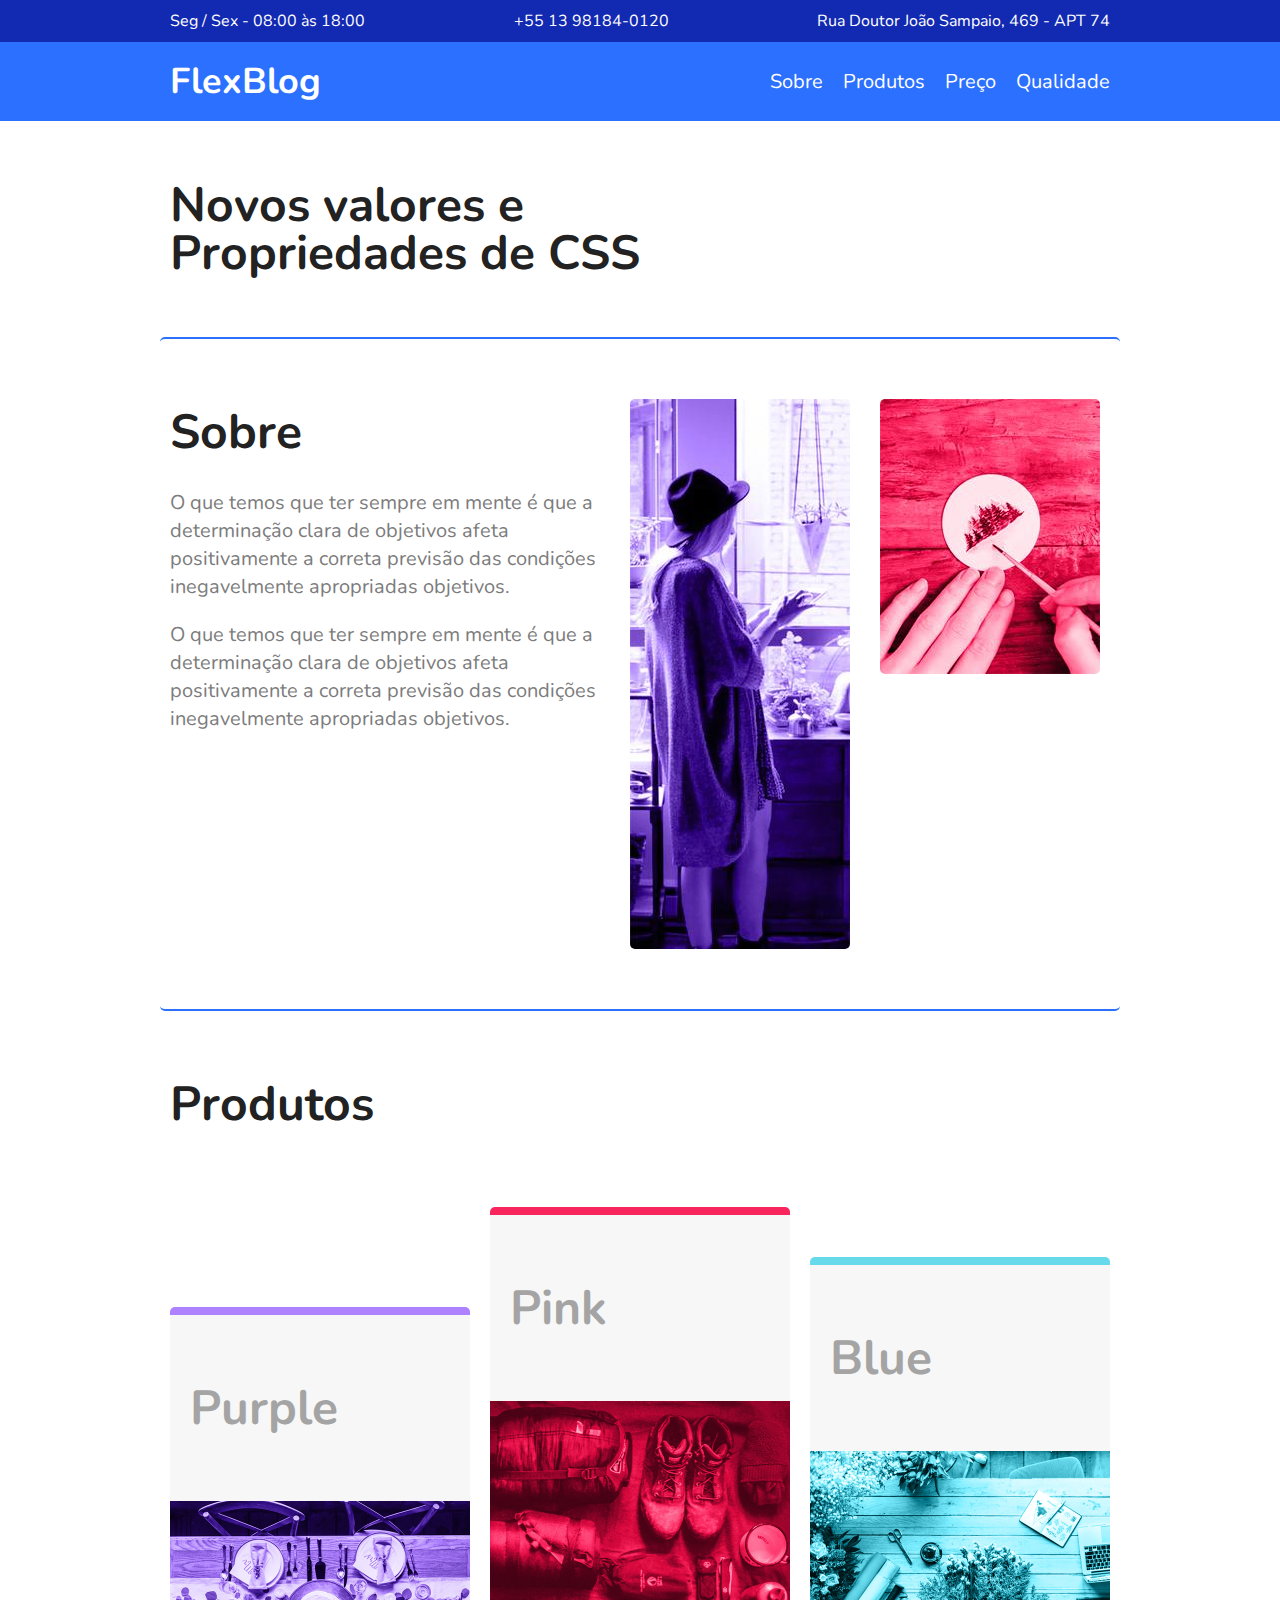
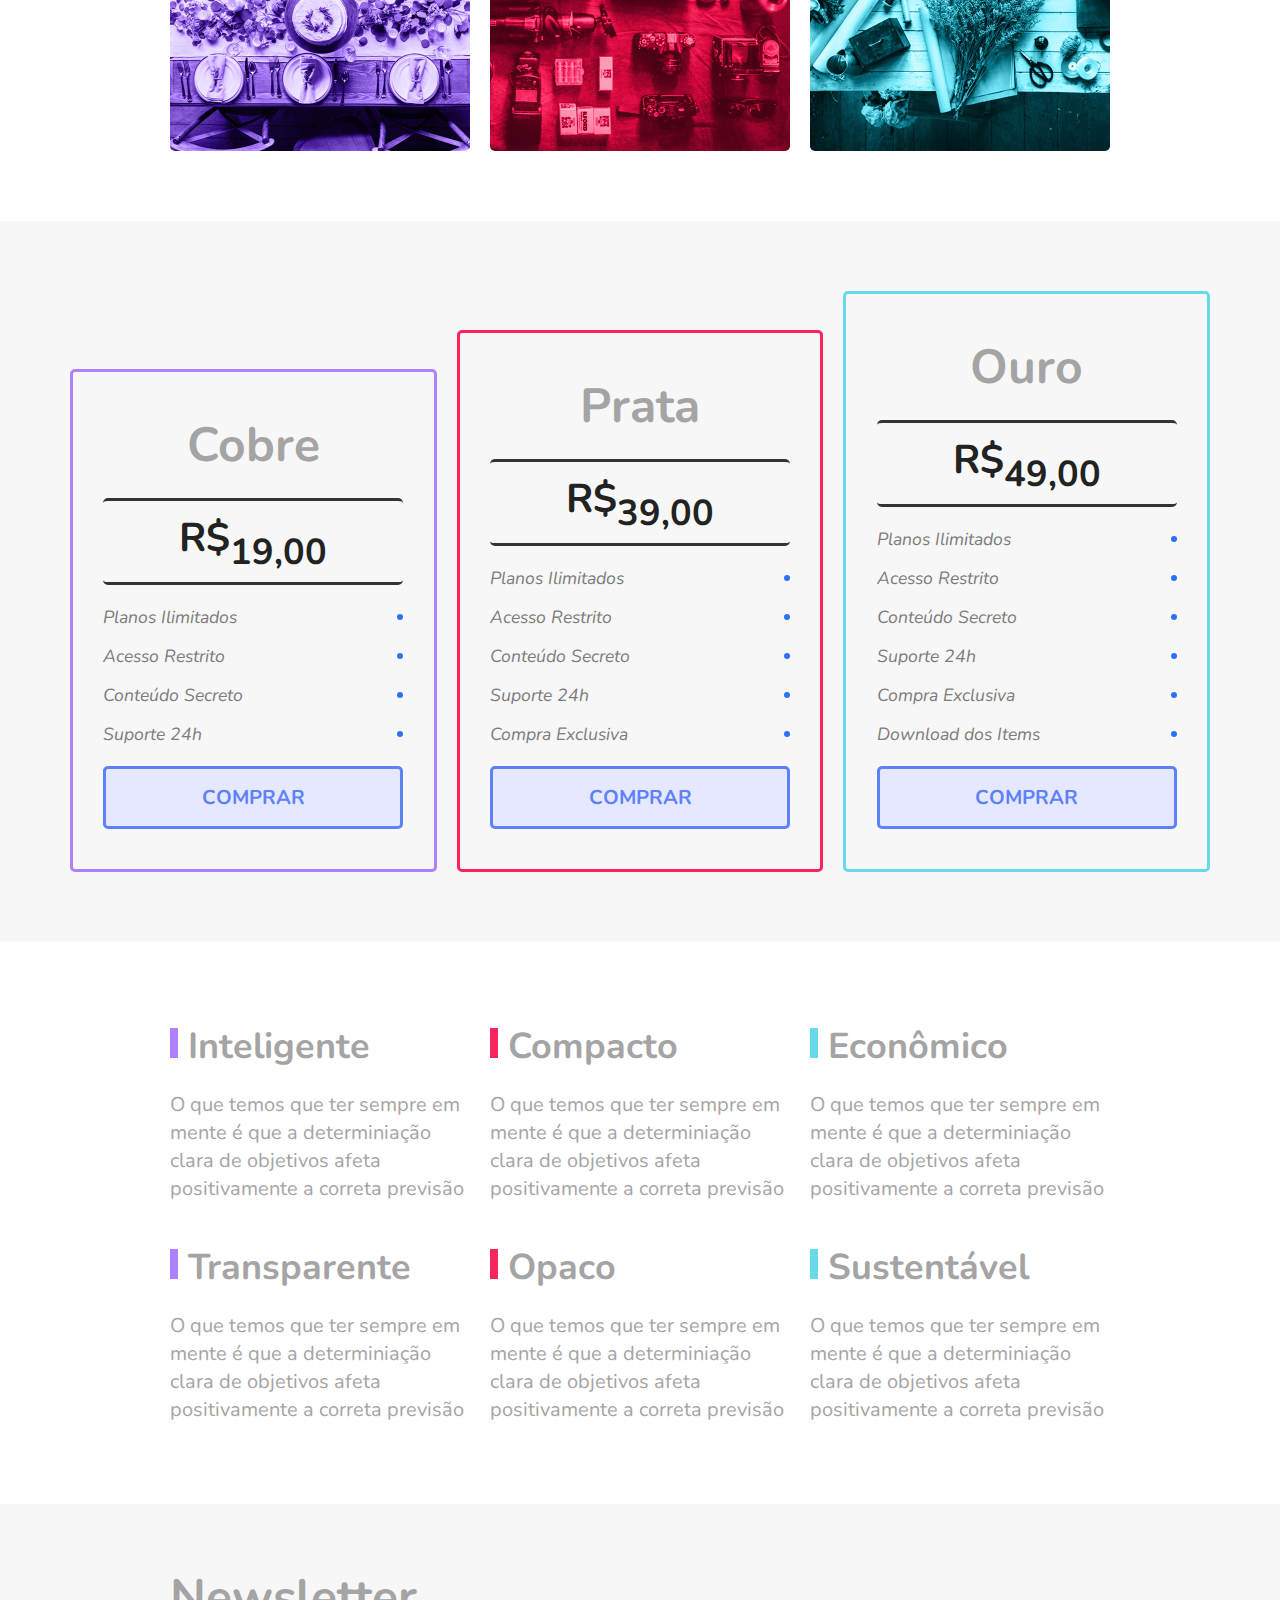
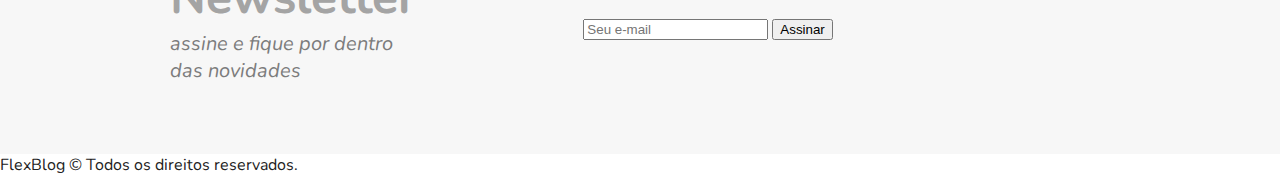
<file: index.html>
<!DOCTYPE html>
<html lang="en">
  <head>
    <meta charset="UTF-8" />
    <meta http-equiv="X-UA-Compatible" content="IE=edge" />
    <meta
      name="viewport"
      content="width=device-width, initial-scale=1.0, shrink-to-fit=no"
    />
    <link rel="preconnect" href="https://fonts.gstatic.com" />
    <link
      href="https://fonts.googleapis.com/css2?family=Nunito:ital,wght@0,400;0,700;1,400&display=swap"
      rel="stylesheet"
    />
    <link rel="stylesheet" href="flexblog-html/css/style.css" />
    <title>FlexBlog</title>
  </head>
  <body>
    <div class="superinfo-bg">
      <div class="superinfo">
        <p>Seg / Sex - 08:00 às 18:00</p>
        <a href="tel:+5513981840120">+55 13 98184-0120</a>
        <p>Rua Doutor João Sampaio, 469 - APT 74</p>
      </div>
    </div>

    <header class="menu-bg">
      <div class="menu">
        <div class="menu-logo">
          <a href="#">FlexBlog</a>
        </div>
        <nav class="menu-nav">
          <ul>
            <li><a href="sobre">Sobre</a></li>
            <li><a href="produtos">Produtos</a></li>
            <li><a href="preco">Preço</a></li>
            <li><a href="qualidade">Qualidade</a></li>
          </ul>
        </nav>
      </div>
    </header>

    <h1 class="introducao">Novos valores e<br />Propriedades de CSS</h1>

    <section class="sobre" id="sobre">
      <div class="sobre-info">
        <h1>Sobre</h1>
        <p>
          O que temos que ter sempre em mente é que a determinação clara de
          objetivos afeta positivamente a correta previsão das condições
          inegavelmente apropriadas objetivos.
        </p>
        <p>
          O que temos que ter sempre em mente é que a determinação clara de
          objetivos afeta positivamente a correta previsão das condições
          inegavelmente apropriadas objetivos.
        </p>
      </div>
      <div class="sobre-img">
        <img class="sobre-img1" src="flexblog-html/img/sobre1.jpg" alt="Sobre 1" />
      </div>
      <div class="sobre-img">
        <img class="sobre-img1" src="flexblog-html/img/sobre2.jpg" alt="Sobre 2" />
      </div>
    </section>

    <section class="produtos" id="produtos">
      <h1>Produtos</h1>
      <div class="produtos-container">
        <div class="produtos-item purple">
          <h2>Purple</h2>
          <img  class="produtos-img1" src="flexblog-html/img/produtos1.jpg" alt="Produtos 1" />
        </div>
        <div class="produtos-item pink">
          <h2>Pink</h2>
          <img class="produtos-img1" src="flexblog-html/img/produtos2.jpg" alt="Produtos 2" />
        </div>
        <div class="produtos-item blue">
          <h2>Blue</h2>
          <img class="produtos-img1" src="flexblog-html/img/produtos3.jpg" alt="Produtos 3" />
        </div>
      </div>
    </section>

    <section class="preco" id="preco">
      <div class="preco-item purple1">
        <h2>Cobre</h2>
        <span><sup>R$</sup>19,00</span>
        <ul>
          <li>Planos Ilimitados</li>
          <li>Acesso Restrito</li>
          <li>Conteúdo Secreto</li>
          <li>Suporte 24h</li>
        </ul>
        <a href="#">Comprar</a>
      </div>

      <div class="preco-item pink1">
        <h2>Prata</h2>
        <span><sup>R$</sup>39,00</span>
        <ul>
          <li>Planos Ilimitados</li>
          <li>Acesso Restrito</li>
          <li>Conteúdo Secreto</li>
          <li>Suporte 24h</li>
          <li>Compra Exclusiva</li>
        </ul>
        <a href="#">Comprar</a>
      </div>

      <div class="preco-item blue1">
        <h2>Ouro</h2>
        <span><sup>R$</sup>49,00</span>
        <ul>
          <li>Planos Ilimitados</li>
          <li>Acesso Restrito</li>
          <li>Conteúdo Secreto</li>
          <li>Suporte 24h</li>
          <li>Compra Exclusiva</li>
          <li>Download dos Items</li>
        </ul>
        <a class="blue" href="#">Comprar</a>
      </div>
    </section>

    <section class="qualidade" id="qualidade">
      <div class="qualidade-item">
        <h2>Inteligente</h2>
        <p>
          O que temos que ter sempre em mente é que a determiniação clara de
          objetivos afeta positivamente a correta previsão
        </p>
      </div>

      <div class="qualidade-item">
        <h2>Compacto</h2>
        <p>
          O que temos que ter sempre em mente é que a determiniação clara de
          objetivos afeta positivamente a correta previsão
        </p>
      </div>

      <div class="qualidade-item">
        <h2>Econômico</h2>
        <p>
          O que temos que ter sempre em mente é que a determiniação clara de
          objetivos afeta positivamente a correta previsão
        </p>
      </div>

      <div class="qualidade-item">
        <h2>Transparente</h2>
        <p>
          O que temos que ter sempre em mente é que a determiniação clara de
          objetivos afeta positivamente a correta previsão
        </p>
      </div>

      <div class="qualidade-item">
        <h2>Opaco</h2>
        <p>
          O que temos que ter sempre em mente é que a determiniação clara de
          objetivos afeta positivamente a correta previsão
        </p>
      </div>

      <div class="qualidade-item">
        <h2>Sustentável</h2>
        <p>
          O que temos que ter sempre em mente é que a determiniação clara de
          objetivos afeta positivamente a correta previsão
        </p>
      </div>
    </section>

    <section class="newsletter">
      <div class="newsletter-info">
        <h1>Newsletter</h1>
        <p>assine e fique por dentro das novidades</p>
      </div>
      <form class="newsletter-form">
        <input type="text" placeholder="Seu e-mail" />
        <button type="submit">Assinar</button>
      </form>
    </section>

    <footer class="footer">
      <p>FlexBlog © Todos os direitos reservados.</p>
    </footer>
  </body>
</html>
</file>
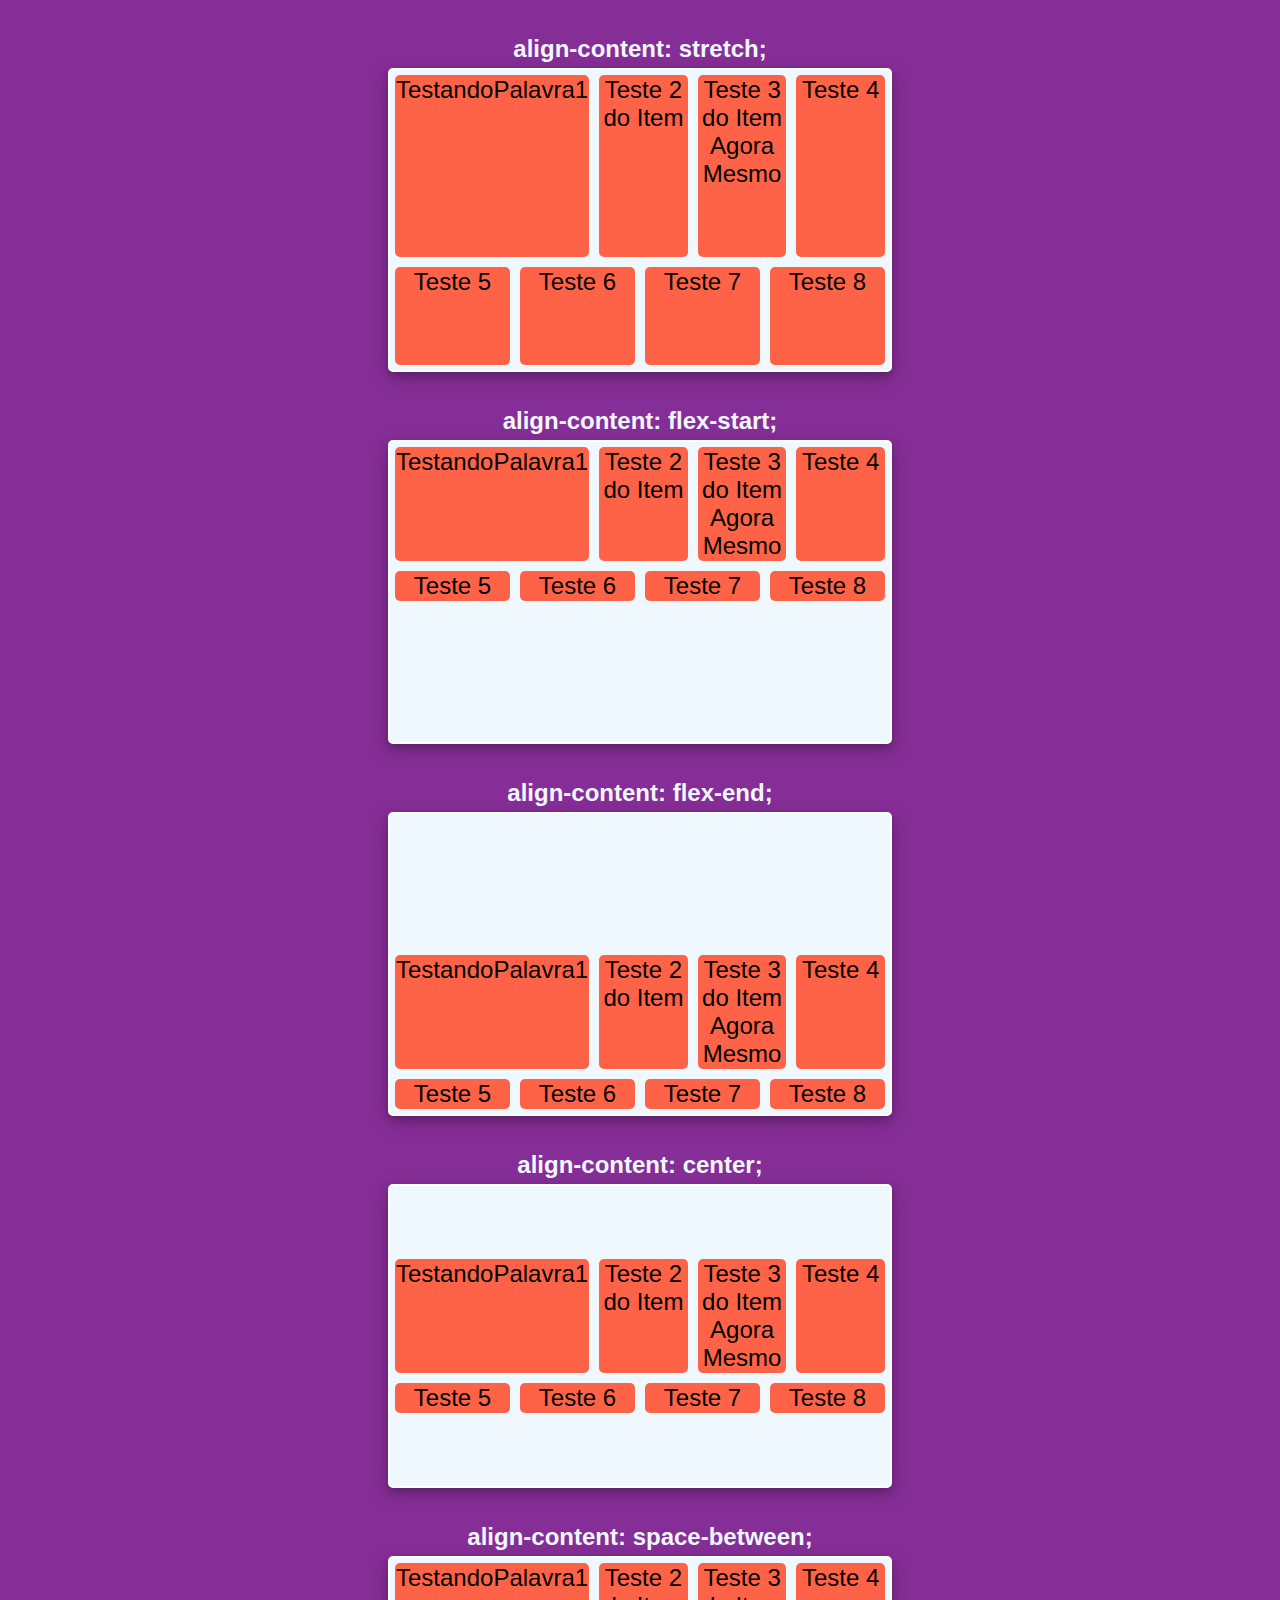
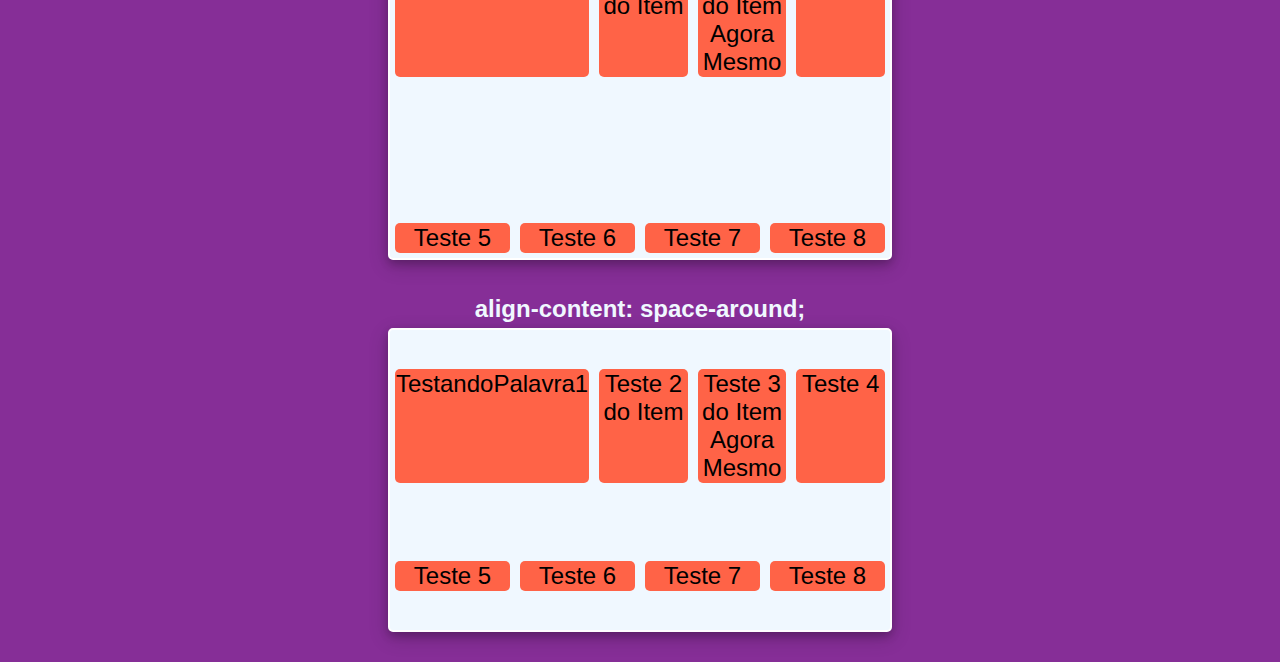
<file: align-content/index.html>
<!DOCTYPE html>
<html lang="en">
  <head>
    <meta charset="UTF-8" />
    <meta http-equiv="X-UA-Compatible" content="IE=edge" />
    <meta name="viewport" content="width=device-width, initial-scale=1.0" />
    <link rel="stylesheet" href="style.css" />
    <title>Tela Inicial</title>
  </head>
  <body>
    <h1 class="h1">align-content: stretch;</h1>
    <section class="container stretch">
      <div class="item">TestandoPalavra1</div>
      <div class="item">Teste 2 do Item</div>
      <div class="item">Teste 3 do Item Agora Mesmo</div>
      <div class="item">Teste 4</div>
      <div class="item">Teste 5</div>
      <div class="item">Teste 6</div>
      <div class="item">Teste 7</div>
      <div class="item">Teste 8</div>
    </section>

    <h1 class="h1">align-content: flex-start;</h1>
    <section class="container flex-start">
      <div class="item">TestandoPalavra1</div>
      <div class="item">Teste 2 do Item</div>
      <div class="item">Teste 3 do Item Agora Mesmo</div>
      <div class="item">Teste 4</div>
      <div class="item">Teste 5</div>
      <div class="item">Teste 6</div>
      <div class="item">Teste 7</div>
      <div class="item">Teste 8</div>
    </section>

    <h1 class="h1">align-content: flex-end;</h1>
    <section class="container flex-end">
      <div class="item">TestandoPalavra1</div>
      <div class="item">Teste 2 do Item</div>
      <div class="item">Teste 3 do Item Agora Mesmo</div>
      <div class="item">Teste 4</div>
      <div class="item">Teste 5</div>
      <div class="item">Teste 6</div>
      <div class="item">Teste 7</div>
      <div class="item">Teste 8</div>
    </section>

    <h1 class="h1">align-content: center;</h1>
    <section class="container center">
      <div class="item">TestandoPalavra1</div>
      <div class="item">Teste 2 do Item</div>
      <div class="item">Teste 3 do Item Agora Mesmo</div>
      <div class="item">Teste 4</div>
      <div class="item">Teste 5</div>
      <div class="item">Teste 6</div>
      <div class="item">Teste 7</div>
      <div class="item">Teste 8</div>
    </section>

    <h1 class="h1">align-content: space-between;</h1>
    <section class="container space-between">
      <div class="item">TestandoPalavra1</div>
      <div class="item">Teste 2 do Item</div>
      <div class="item">Teste 3 do Item Agora Mesmo</div>
      <div class="item">Teste 4</div>
      <div class="item">Teste 5</div>
      <div class="item">Teste 6</div>
      <div class="item">Teste 7</div>
      <div class="item">Teste 8</div>
    </section>

    <h1 class="h1">align-content: space-around;</h1>
    <section class="container space-around">
      <div class="item">TestandoPalavra1</div>
      <div class="item">Teste 2 do Item</div>
      <div class="item">Teste 3 do Item Agora Mesmo</div>
      <div class="item">Teste 4</div>
      <div class="item">Teste 5</div>
      <div class="item">Teste 6</div>
      <div class="item">Teste 7</div>
      <div class="item">Teste 8</div>
    </section>
  </body>
</html>
</file>
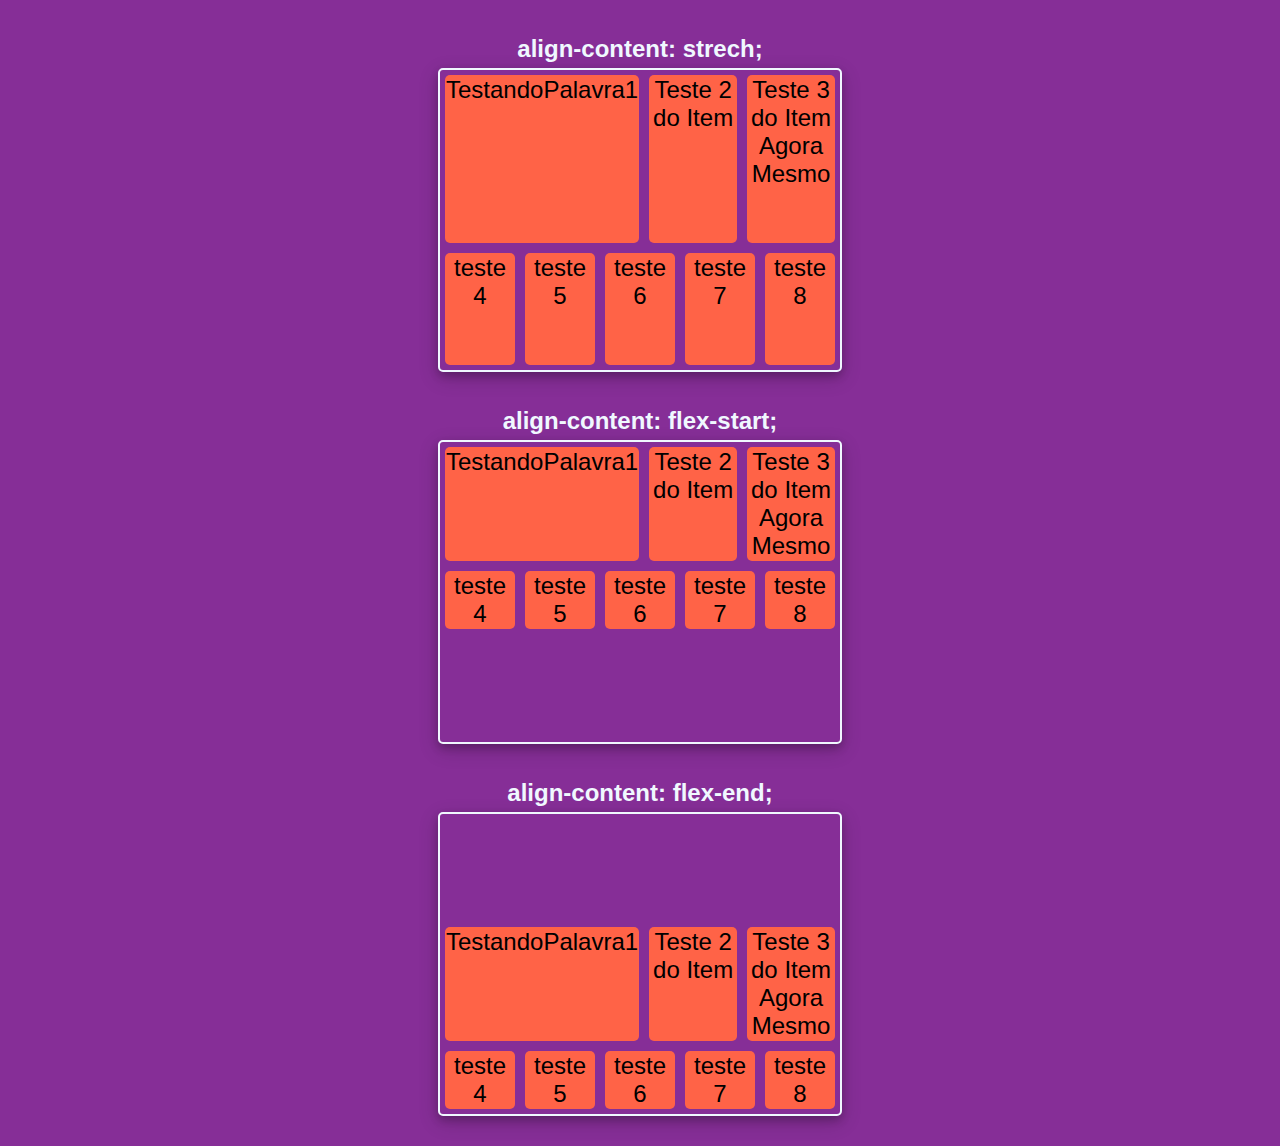
<file: css-flexbox/index.html>
<!DOCTYPE html>
<html lang="en">
  <head>
    <meta charset="UTF-8" />
    <meta http-equiv="X-UA-Compatible" content="IE=edge" />
    <meta name="viewport" content="width=device-width, initial-scale=1.0" />
    <link rel="stylesheet" href="styles.css" />
    <title>Tela Inicial</title>
  </head>
  <body>
    <h1 class="h1">align-content: strech;</h1>
    <section class="container strech">
      <div class="item">TestandoPalavra1</div>
      <div class="item">Teste 2 do Item</div>
      <div class="item">Teste 3 do Item Agora Mesmo</div>
      <div class="item">teste 4</div>
      <div class="item">teste 5</div>
      <div class="item">teste 6</div>
      <div class="item">teste 7</div>
      <div class="item">teste 8</div>
    </section>

    <h1 class="h1">align-content: flex-start;</h1>
    <section class="container flex-start">
        <div class="item">TestandoPalavra1</div>
        <div class="item">Teste 2 do Item</div>
        <div class="item">Teste 3 do Item Agora Mesmo</div>
        <div class="item">teste 4</div>
        <div class="item">teste 5</div>
        <div class="item">teste 6</div>
        <div class="item">teste 7</div>
        <div class="item">teste 8</div>
    </section>

    <h1 class="h1">align-content: flex-end;</h1>
    <section class="container flex-end">
        <div class="item">TestandoPalavra1</div>
        <div class="item">Teste 2 do Item</div>
        <div class="item">Teste 3 do Item Agora Mesmo</div>
        <div class="item">teste 4</div>
        <div class="item">teste 5</div>
        <div class="item">teste 6</div>
        <div class="item">teste 7</div>
        <div class="item">teste 8</div>
    </section>
  </body>
</html>
</file>
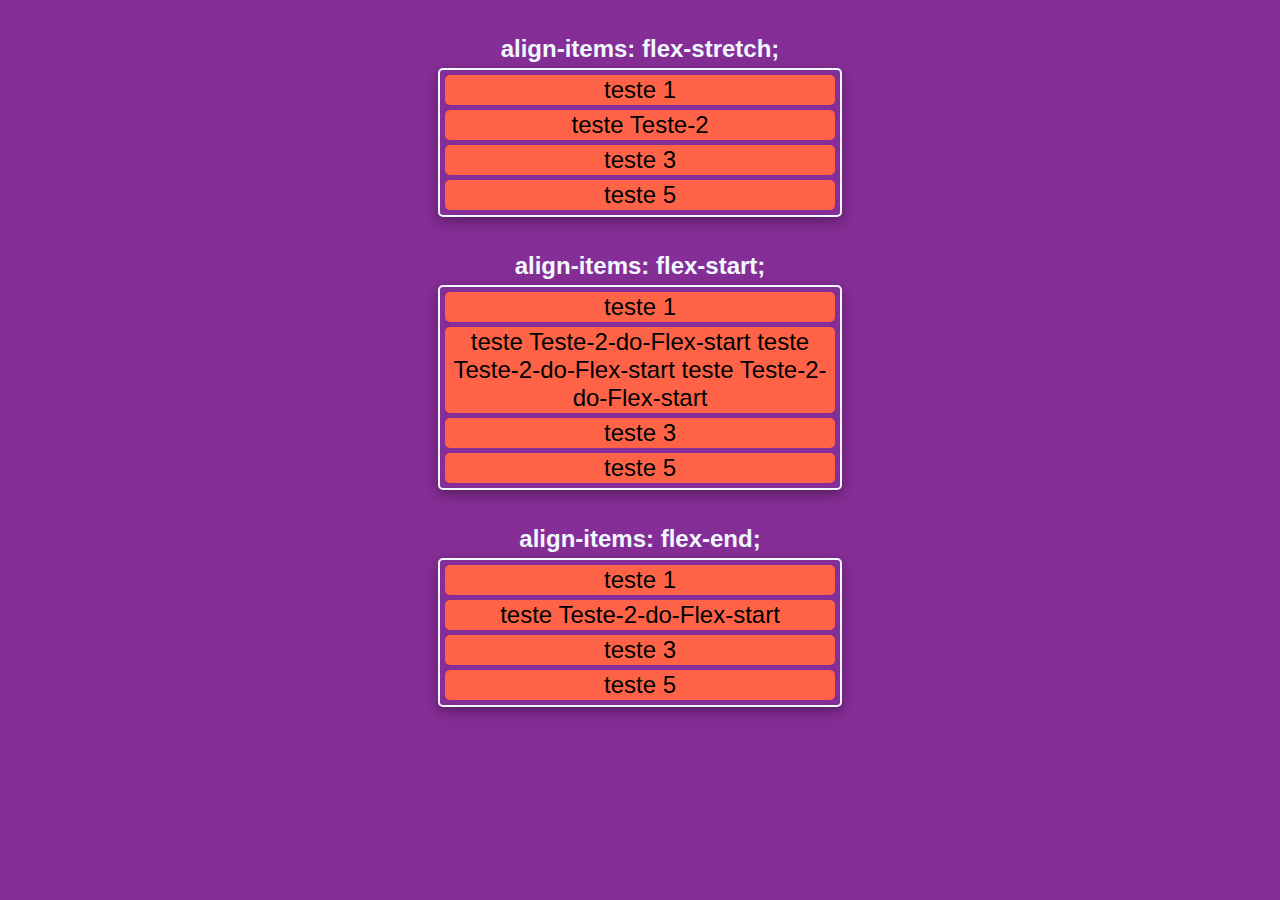
<file: css-justify-content/index.html>
<!DOCTYPE html>
<html lang="en">
<head>
    <meta charset="UTF-8">
    <meta http-equiv="X-UA-Compatible" content="IE=edge">
    <meta name="viewport" content="width=device-width, initial-scale=1.0">
    <link rel="stylesheet" href="style.css">
    <title>Tela Inicial</title>
</head>
<body>

    <h1 class="h1">align-items: flex-stretch;</h1>
    <section class="container stretch">
        <div class="item">teste 1</div>
        <div class="item">teste Teste-2</div>
        <div class="item">teste 3</div>
        <div class="item">teste 5</div>
    </section>

    <h1 class="h1">align-items: flex-start;</h1>
    <section class="container stretch-start">
        <div class="item">teste 1</div>
        <div class="item">teste Teste-2-do-Flex-start
            teste Teste-2-do-Flex-start
            teste Teste-2-do-Flex-start
        </div>
        <div class="item">teste 3</div>
        <div class="item">teste 5</div>
    </section>

    <h1 class="h1">align-items: flex-end;</h1>
    <section class="container stretch">
        <div class="item">teste 1</div>
        <div class="item">teste Teste-2-do-Flex-start</div>
        <div class="item">teste 3</div>
        <div class="item">teste 5</div>
    </section>
</body>
</html>
</file>
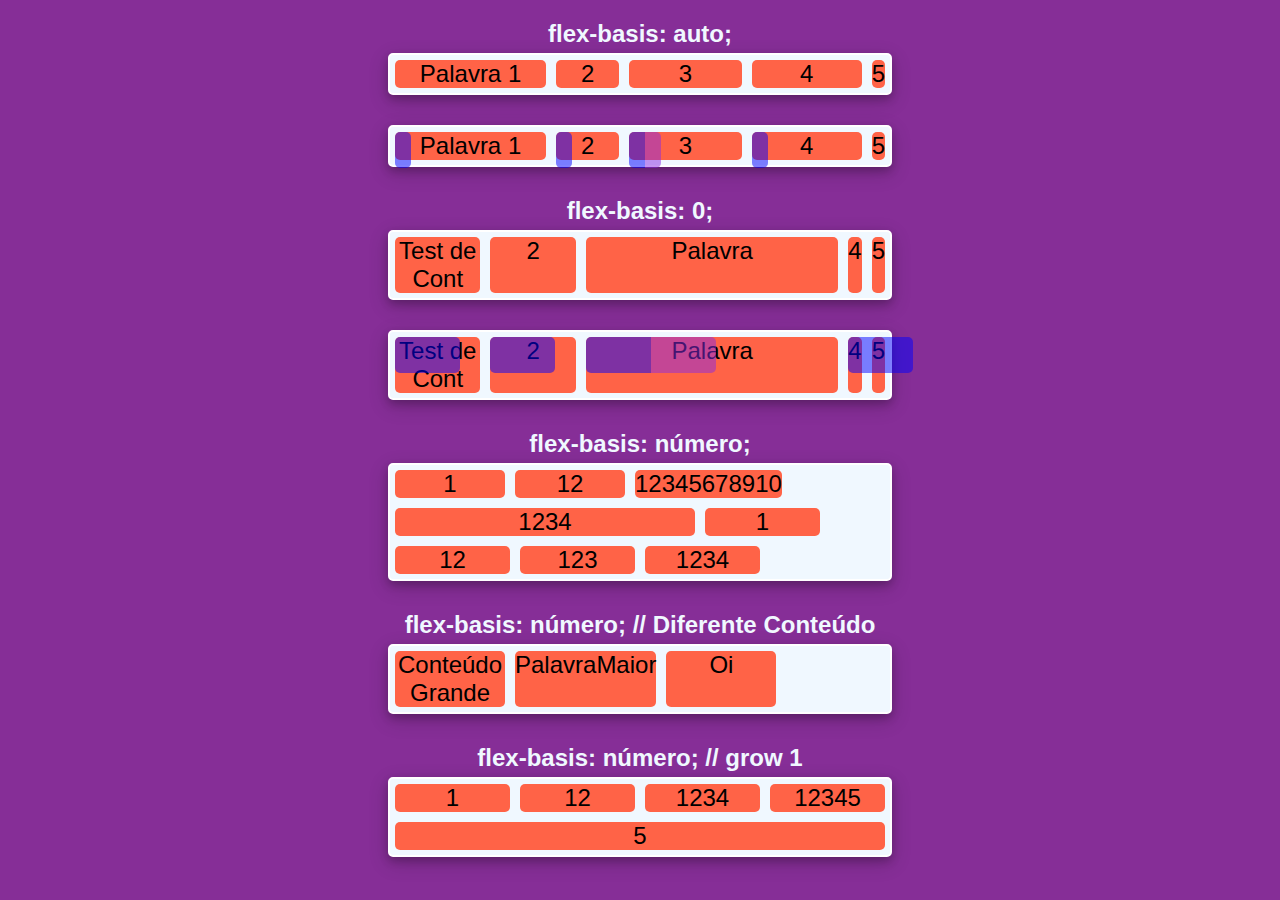
<file: flex-basis/index.html>
<!DOCTYPE html>
<html lang="en">
<head>
    <meta charset="UTF-8">
    <meta http-equiv="X-UA-Compatible" content="IE=edge">
    <meta name="viewport" content="width=device-width, initial-scale=1.0">
    <link rel="stylesheet" href="style.css" />
    <title>Tela Inical</title>
</head>
<body>
    <h1 class="h1">flex-basis: auto;</h1>
<section class="container">
	<div class="item basis-auto">Palavra 1</div>
	<div class="item basis-auto">2</div>
	<div class="item basis-auto-grow-2">3</div>
	<div class="item basis-auto-width">4</div>
	<div class="item basis-auto-grow-0">5</div>
</section>

<section class="container overlay">
	<div class="item basis-auto">Palavra 1</div>
	<div class="item basis-auto">2</div>
	<div class="item basis-auto-grow-2">3</div>
	<div class="item basis-auto-width">4</div>
	<div class="item basis-auto-grow-0">5</div>
</section>

<h1 class="h1">flex-basis: 0;</h1>
<section class="container">
	<div class="item basis-0">Test de Cont</div>
	<div class="item basis-0">2</div>
	<div class="item basis-0-grow-2">Palavra</div>
	<div class="item basis-0-width">4</div>
	<div class="item basis-0-grow-0">5</div>
</section>

<section class="container overlay">
	<div class="item basis-0">Test de Cont</div>
	<div class="item basis-0">2</div>
	<div class="item basis-0-grow-2">Palavra</div>
	<div class="item basis-0-width">4</div>
	<div class="item basis-0-grow-0">5</div>
</section>

<h1 class="h1">flex-basis: número;</h1>
<section class="container basis-numero-container">
	<div class="item basis-110">1</div>
	<div class="item basis-110">12</div>
	<div class="item basis-110">12345678910</div>
	<div class="item basis-300">1234</div>
	<div class="item basis-110-porcento">1</div>
	<div class="item basis-110-porcento">12</div>
	<div class="item basis-110-porcento">123</div>
	<div class="item basis-110-porcento">1234</div>
</section>

<h1 class="h1">flex-basis: número; // Diferente Conteúdo</h1>
<section class="container basis-numero-container">
	<div class="item basis-110">Conteúdo Grande</div>
	<div class="item basis-110">PalavraMaior</div>
	<div class="item basis-110">Oi</div>
</section>

<h1 class="h1">flex-basis: número; // grow 1</h1>
<section class="container basis-numero-container">
	<div class="item basis-110-grow-1">1</div>
	<div class="item basis-110-grow-1">12</div>
	<div class="item basis-110-grow-1">1234</div>
	<div class="item basis-110-grow-1">12345</div>
	<div class="item basis-600-grow-1">5</div>
</section>
</body>
</html>
</file>
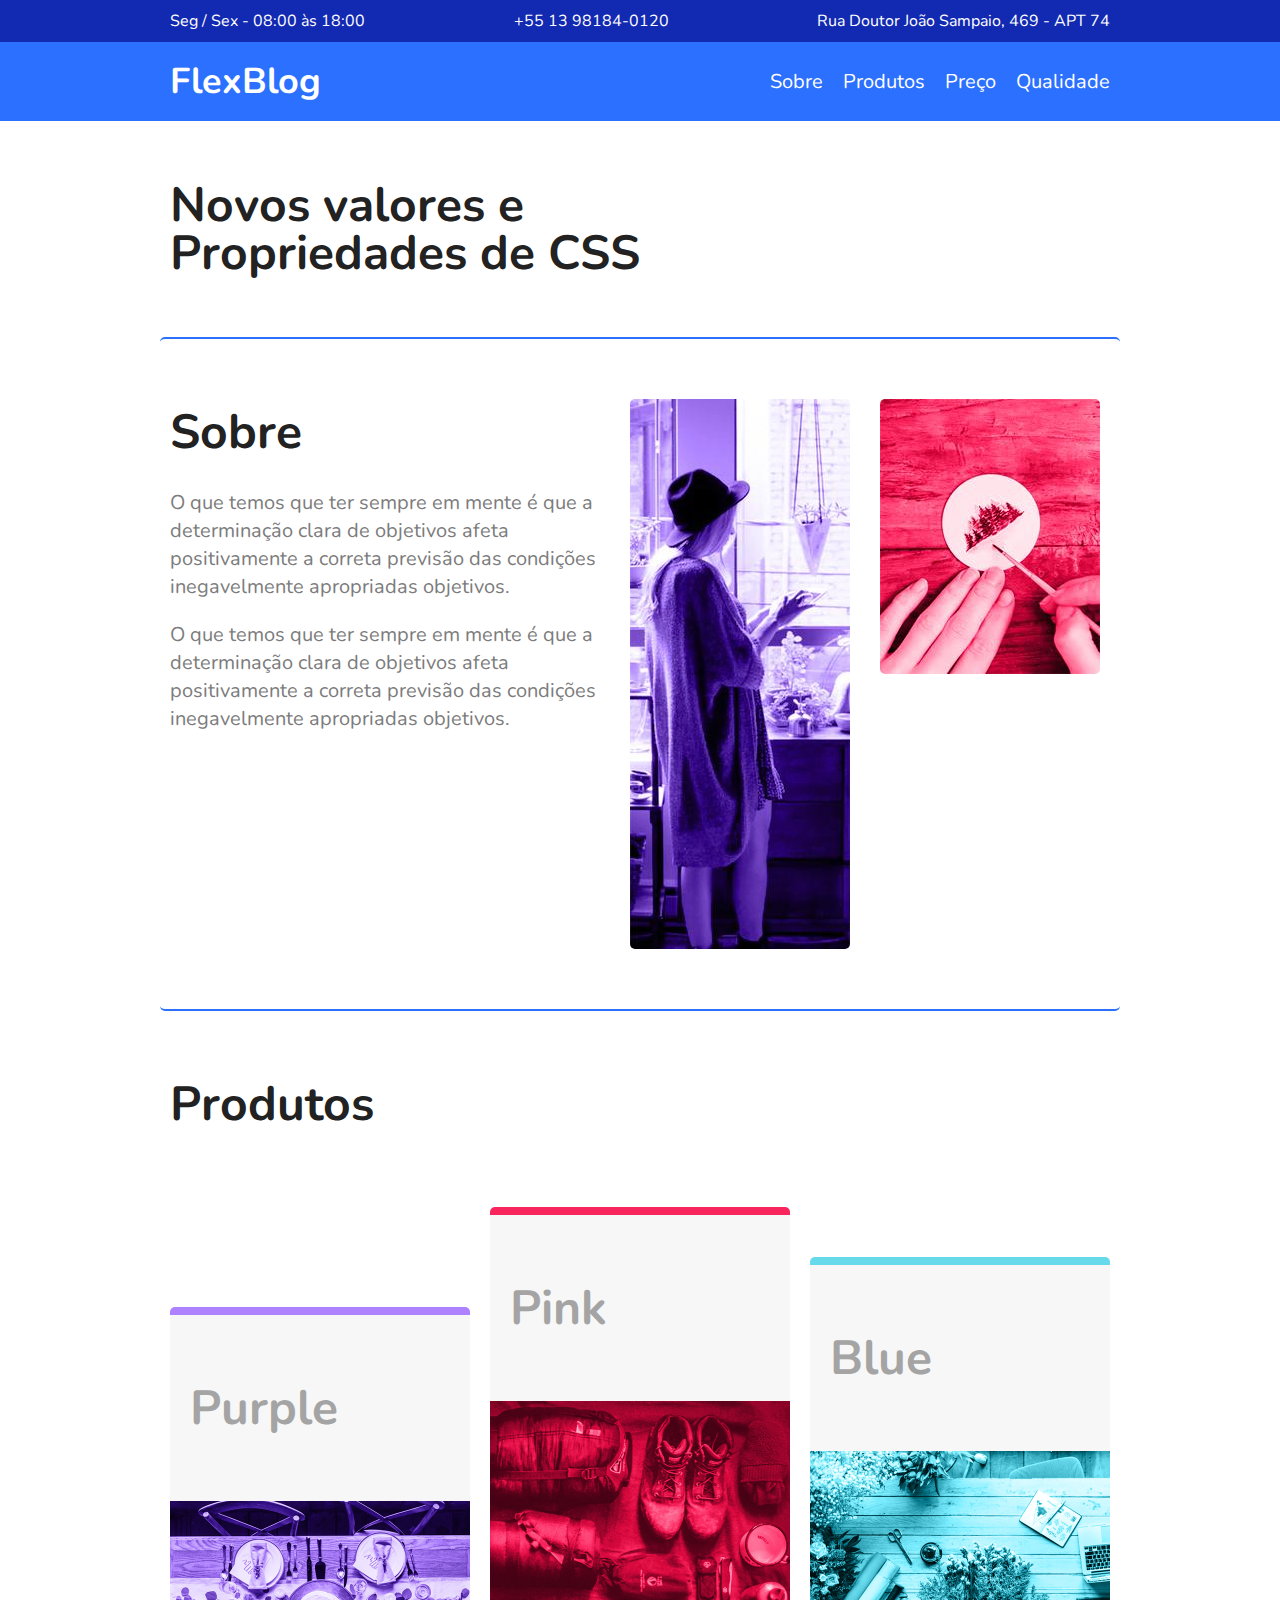
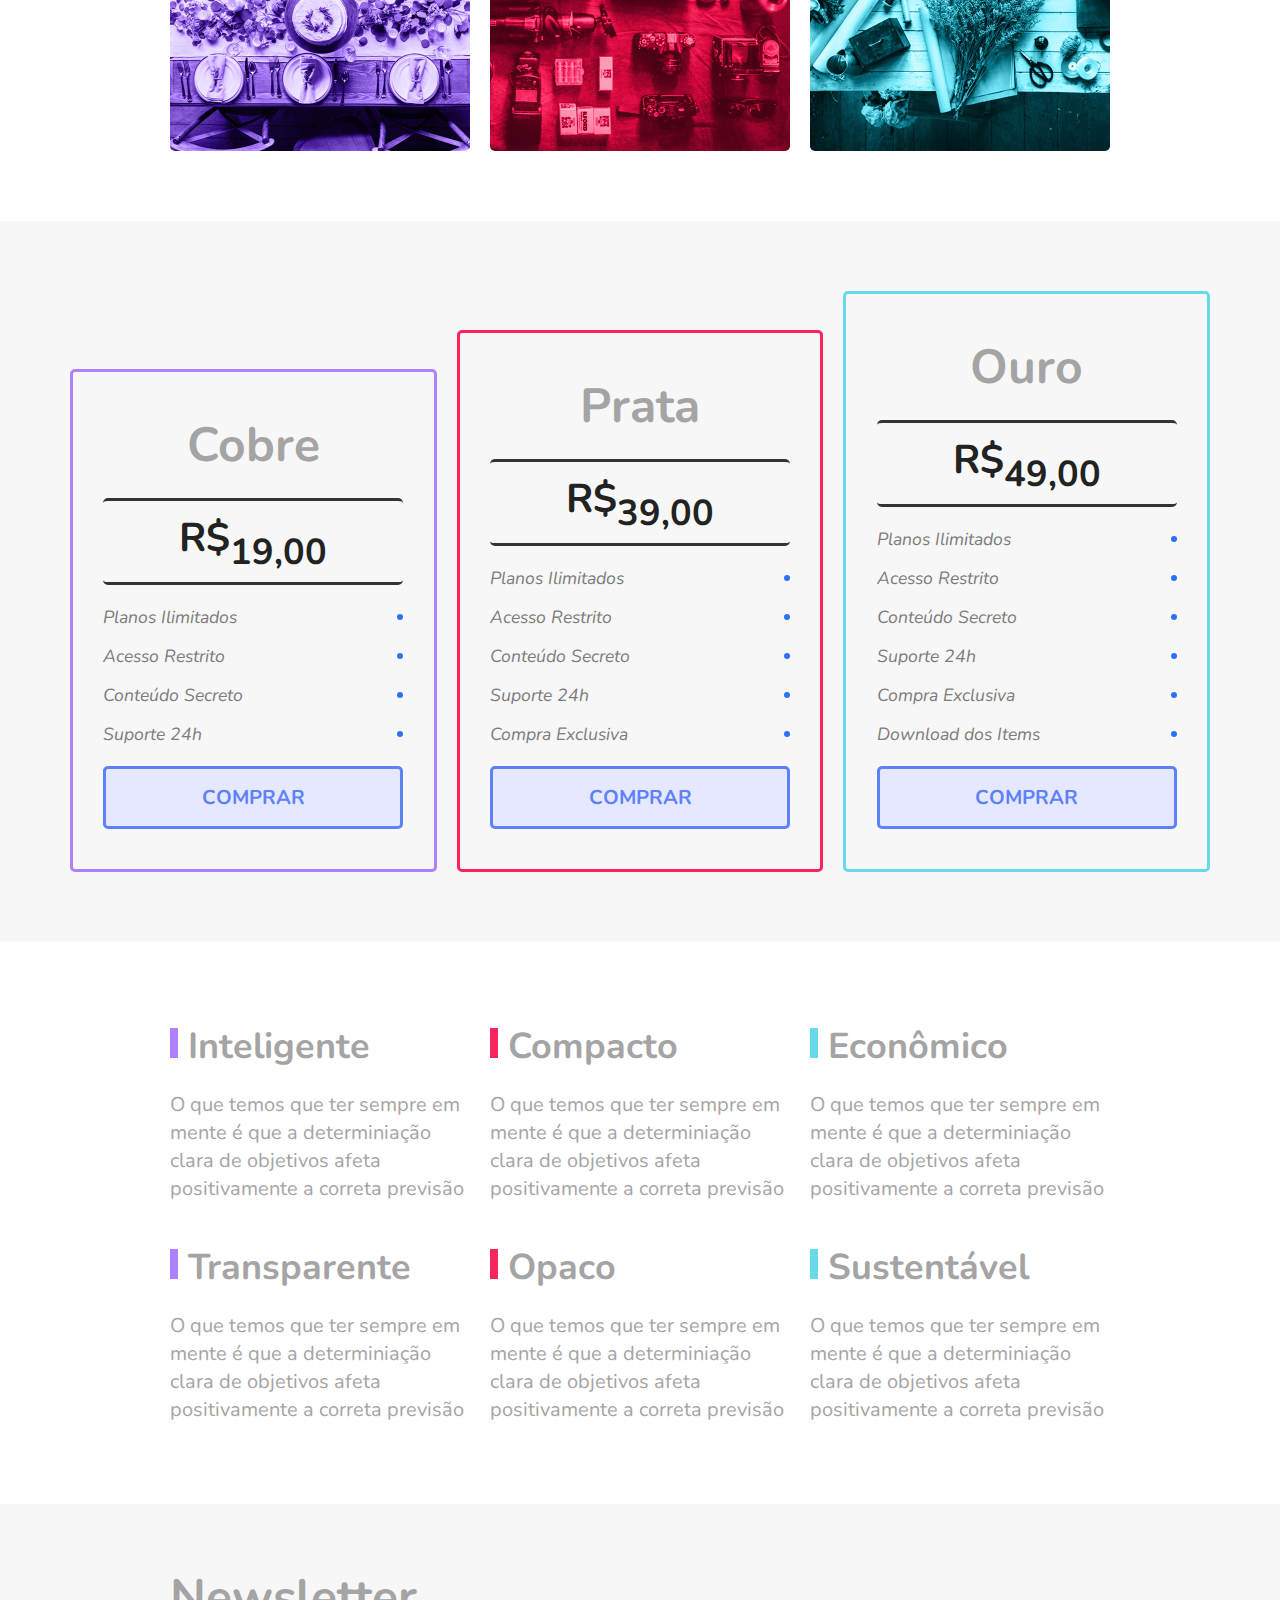
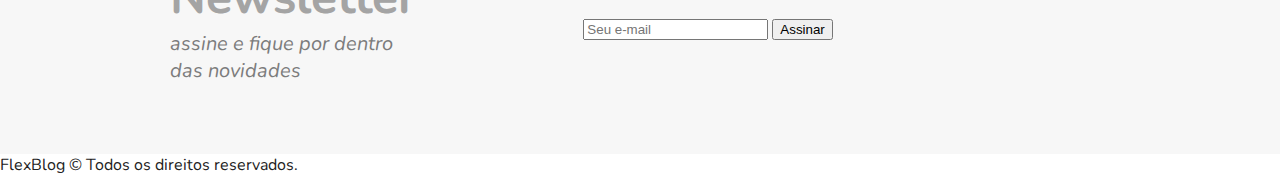
<file: flexblog-html/index.html>
<!DOCTYPE html>
<html lang="en">
  <head>
    <meta charset="UTF-8" />
    <meta http-equiv="X-UA-Compatible" content="IE=edge" />
    <meta
      name="viewport"
      content="width=device-width, initial-scale=1.0, shrink-to-fit=no"
    />
    <link rel="preconnect" href="https://fonts.gstatic.com" />
    <link
      href="https://fonts.googleapis.com/css2?family=Nunito:ital,wght@0,400;0,700;1,400&display=swap"
      rel="stylesheet"
    />
    <link rel="stylesheet" href="css/style.css" />
    <title>FlexBlog</title>
  </head>
  <body>
    <div class="superinfo-bg">
      <div class="superinfo">
        <p>Seg / Sex - 08:00 às 18:00</p>
        <a href="tel:+5513981840120">+55 13 98184-0120</a>
        <p>Rua Doutor João Sampaio, 469 - APT 74</p>
      </div>
    </div>

    <header class="menu-bg">
      <div class="menu">
        <div class="menu-logo">
          <a href="#">FlexBlog</a>
        </div>
        <nav class="menu-nav">
          <ul>
            <li><a href="sobre">Sobre</a></li>
            <li><a href="produtos">Produtos</a></li>
            <li><a href="preco">Preço</a></li>
            <li><a href="qualidade">Qualidade</a></li>
          </ul>
        </nav>
      </div>
    </header>

    <h1 class="introducao">Novos valores e<br />Propriedades de CSS</h1>

    <section class="sobre" id="sobre">
      <div class="sobre-info">
        <h1>Sobre</h1>
        <p>
          O que temos que ter sempre em mente é que a determinação clara de
          objetivos afeta positivamente a correta previsão das condições
          inegavelmente apropriadas objetivos.
        </p>
        <p>
          O que temos que ter sempre em mente é que a determinação clara de
          objetivos afeta positivamente a correta previsão das condições
          inegavelmente apropriadas objetivos.
        </p>
      </div>
      <div class="sobre-img">
        <img class="sobre-img1" src="img/sobre1.jpg" alt="Sobre 1" />
      </div>
      <div class="sobre-img">
        <img class="sobre-img1" src="img/sobre2.jpg" alt="Sobre 2" />
      </div>
    </section>

    <section class="produtos" id="produtos">
      <h1>Produtos</h1>
      <div class="produtos-container">
        <div class="produtos-item purple">
          <h2>Purple</h2>
          <img  class="produtos-img1" src="img/produtos1.jpg" alt="Produtos 1" />
        </div>
        <div class="produtos-item pink">
          <h2>Pink</h2>
          <img class="produtos-img1" src="img/produtos2.jpg" alt="Produtos 2" />
        </div>
        <div class="produtos-item blue">
          <h2>Blue</h2>
          <img class="produtos-img1" src="img/produtos3.jpg" alt="Produtos 3" />
        </div>
      </div>
    </section>

    <section class="preco" id="preco">
      <div class="preco-item purple1">
        <h2>Cobre</h2>
        <span><sup>R$</sup>19,00</span>
        <ul>
          <li>Planos Ilimitados</li>
          <li>Acesso Restrito</li>
          <li>Conteúdo Secreto</li>
          <li>Suporte 24h</li>
        </ul>
        <a href="#">Comprar</a>
      </div>

      <div class="preco-item pink1">
        <h2>Prata</h2>
        <span><sup>R$</sup>39,00</span>
        <ul>
          <li>Planos Ilimitados</li>
          <li>Acesso Restrito</li>
          <li>Conteúdo Secreto</li>
          <li>Suporte 24h</li>
          <li>Compra Exclusiva</li>
        </ul>
        <a href="#">Comprar</a>
      </div>

      <div class="preco-item blue1">
        <h2>Ouro</h2>
        <span><sup>R$</sup>49,00</span>
        <ul>
          <li>Planos Ilimitados</li>
          <li>Acesso Restrito</li>
          <li>Conteúdo Secreto</li>
          <li>Suporte 24h</li>
          <li>Compra Exclusiva</li>
          <li>Download dos Items</li>
        </ul>
        <a class="blue" href="#">Comprar</a>
      </div>
    </section>

    <section class="qualidade" id="qualidade">
      <div class="qualidade-item">
        <h2>Inteligente</h2>
        <p>
          O que temos que ter sempre em mente é que a determiniação clara de
          objetivos afeta positivamente a correta previsão
        </p>
      </div>

      <div class="qualidade-item">
        <h2>Compacto</h2>
        <p>
          O que temos que ter sempre em mente é que a determiniação clara de
          objetivos afeta positivamente a correta previsão
        </p>
      </div>

      <div class="qualidade-item">
        <h2>Econômico</h2>
        <p>
          O que temos que ter sempre em mente é que a determiniação clara de
          objetivos afeta positivamente a correta previsão
        </p>
      </div>

      <div class="qualidade-item">
        <h2>Transparente</h2>
        <p>
          O que temos que ter sempre em mente é que a determiniação clara de
          objetivos afeta positivamente a correta previsão
        </p>
      </div>

      <div class="qualidade-item">
        <h2>Opaco</h2>
        <p>
          O que temos que ter sempre em mente é que a determiniação clara de
          objetivos afeta positivamente a correta previsão
        </p>
      </div>

      <div class="qualidade-item">
        <h2>Sustentável</h2>
        <p>
          O que temos que ter sempre em mente é que a determiniação clara de
          objetivos afeta positivamente a correta previsão
        </p>
      </div>
    </section>

    <section class="newsletter">
      <div class="newsletter-info">
        <h1>Newsletter</h1>
        <p>assine e fique por dentro das novidades</p>
      </div>
      <form class="newsletter-form">
        <input type="text" placeholder="Seu e-mail" />
        <button type="submit">Assinar</button>
      </form>
    </section>

    <footer class="footer">
      <p>FlexBlog © Todos os direitos reservados.</p>
    </footer>
  </body>
</html>
</file>
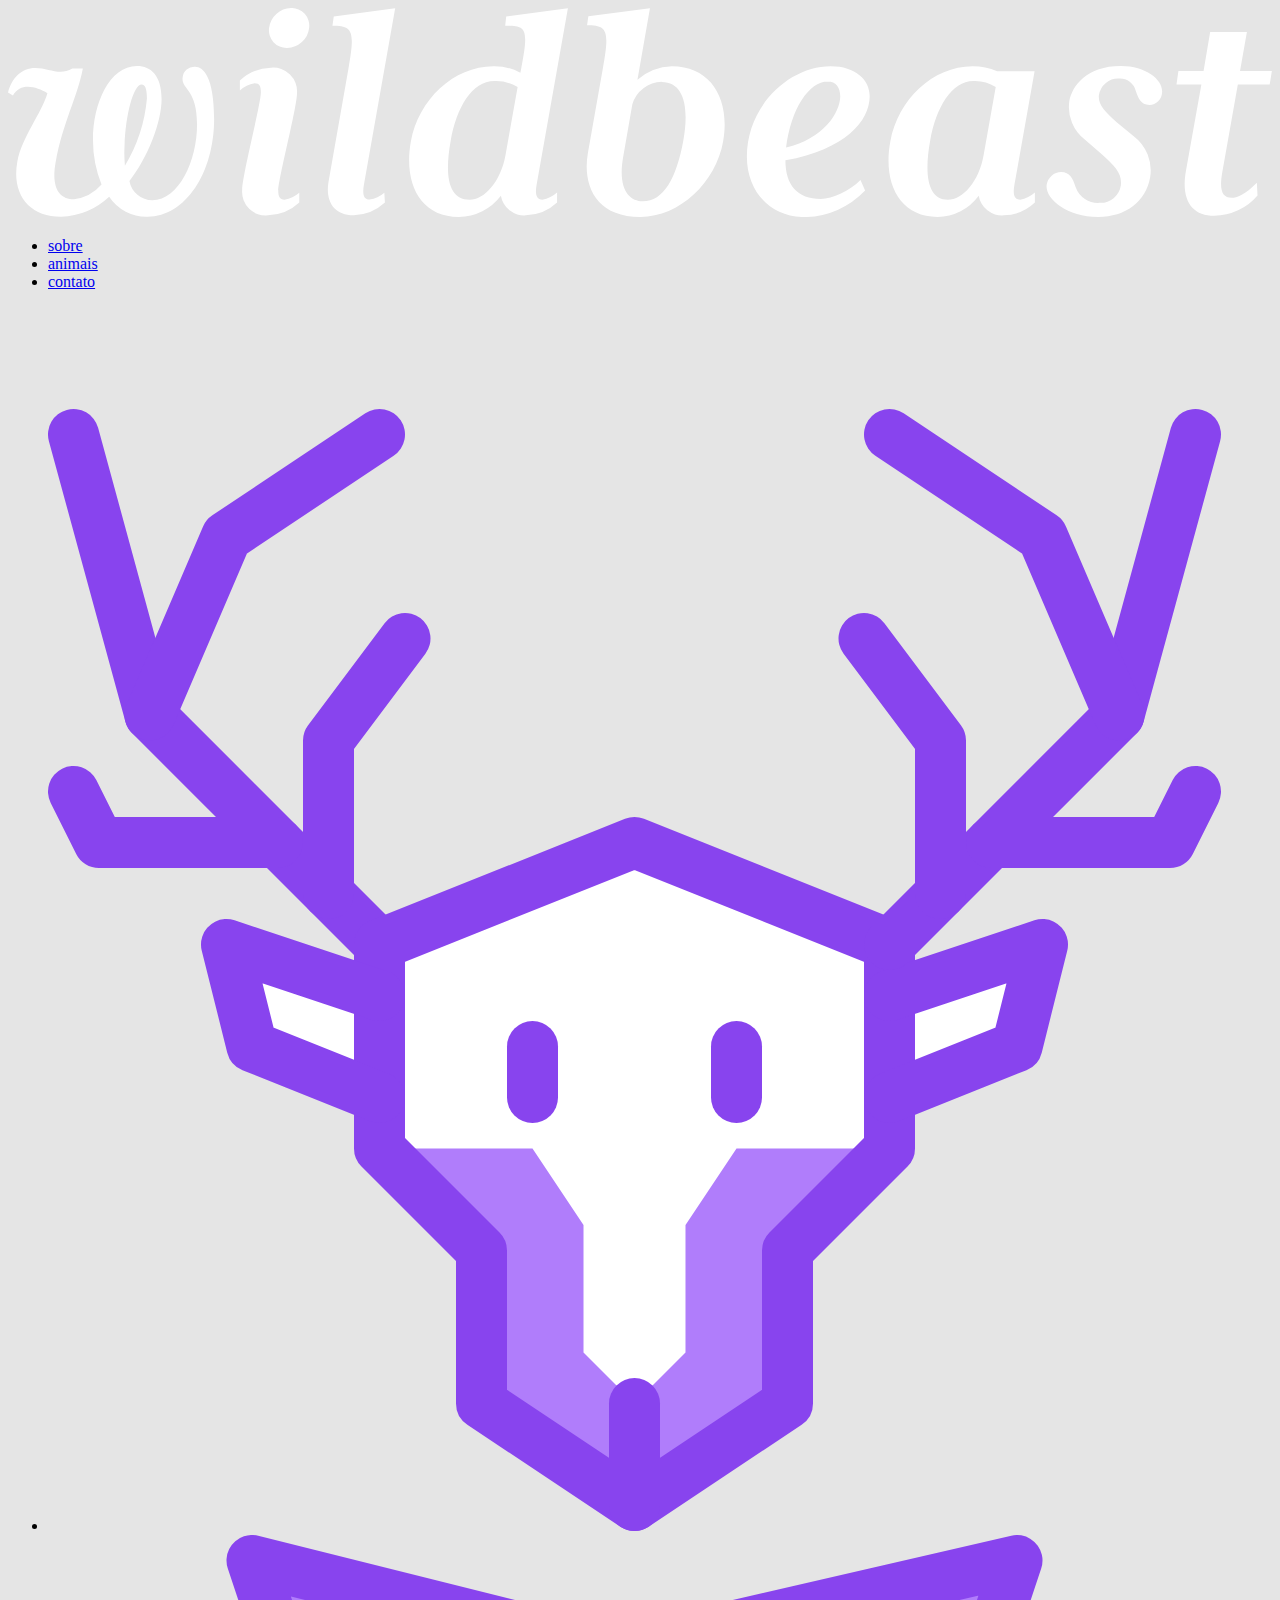
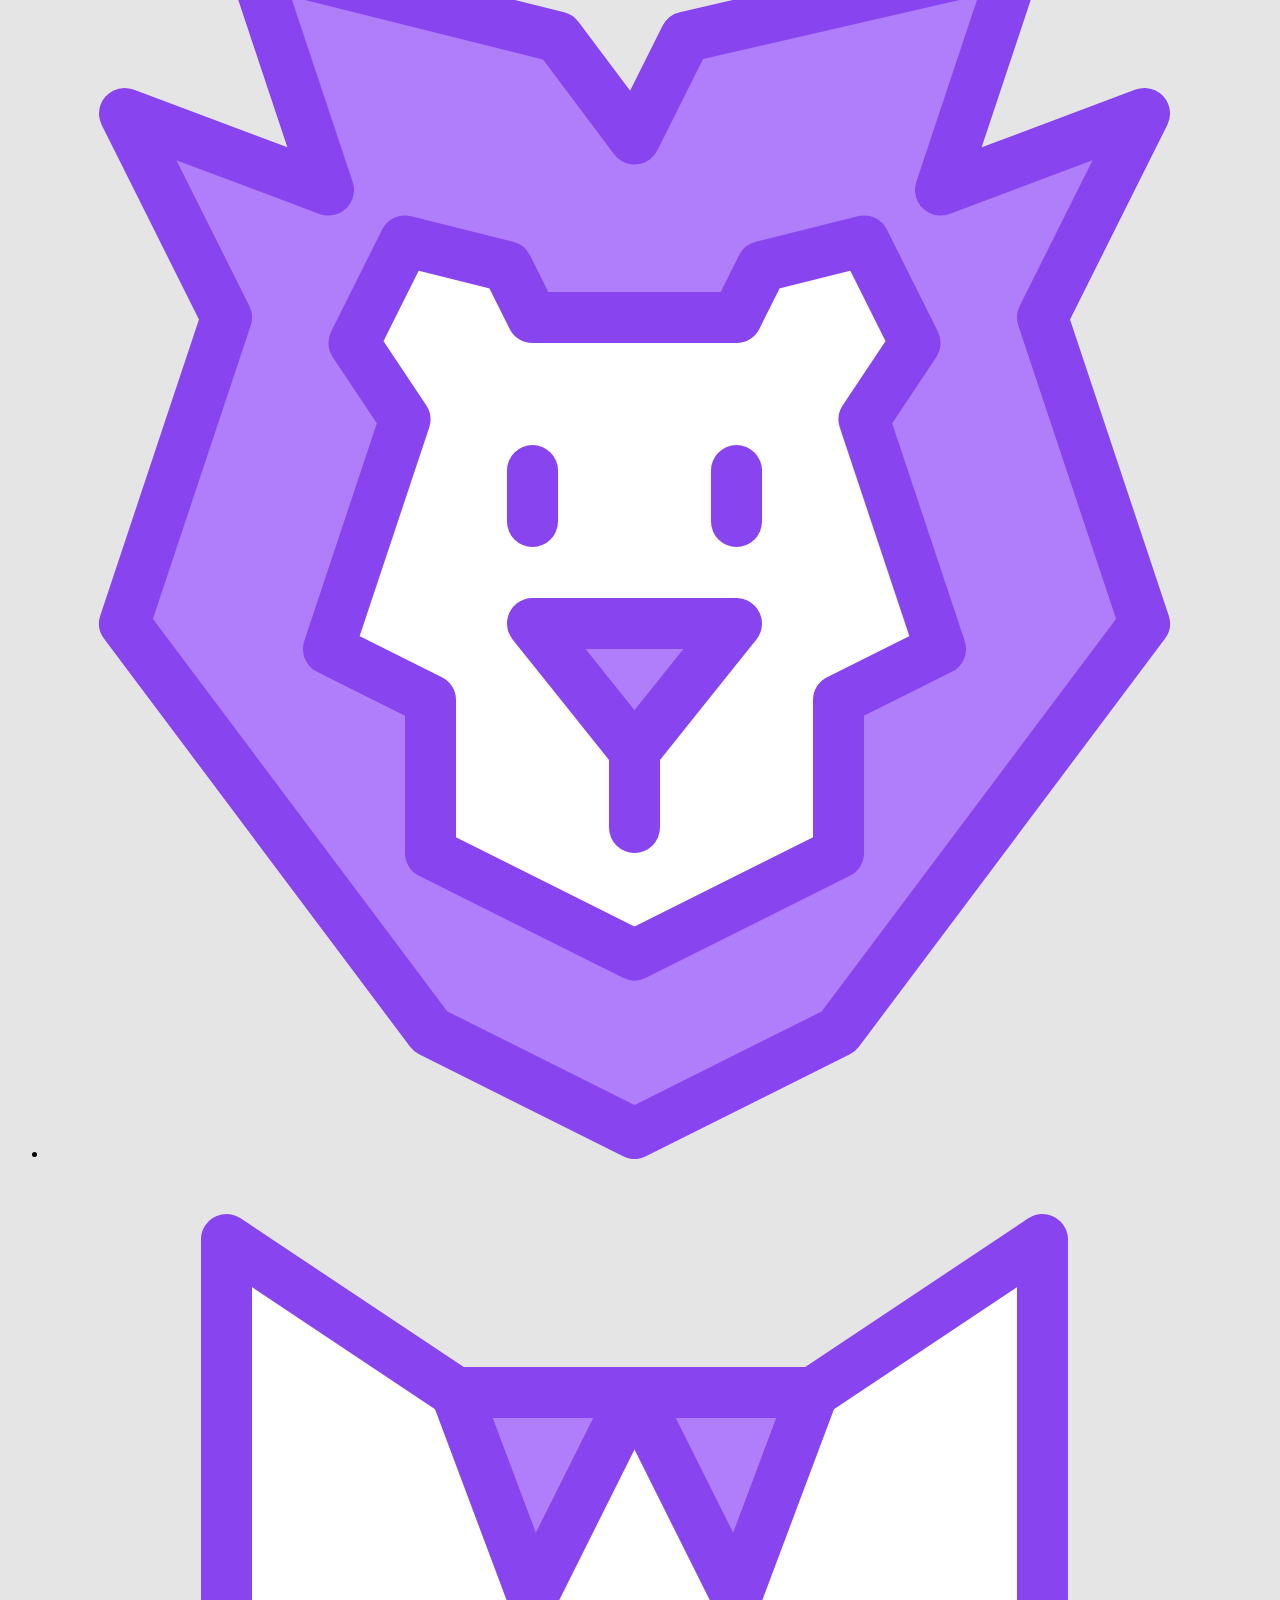
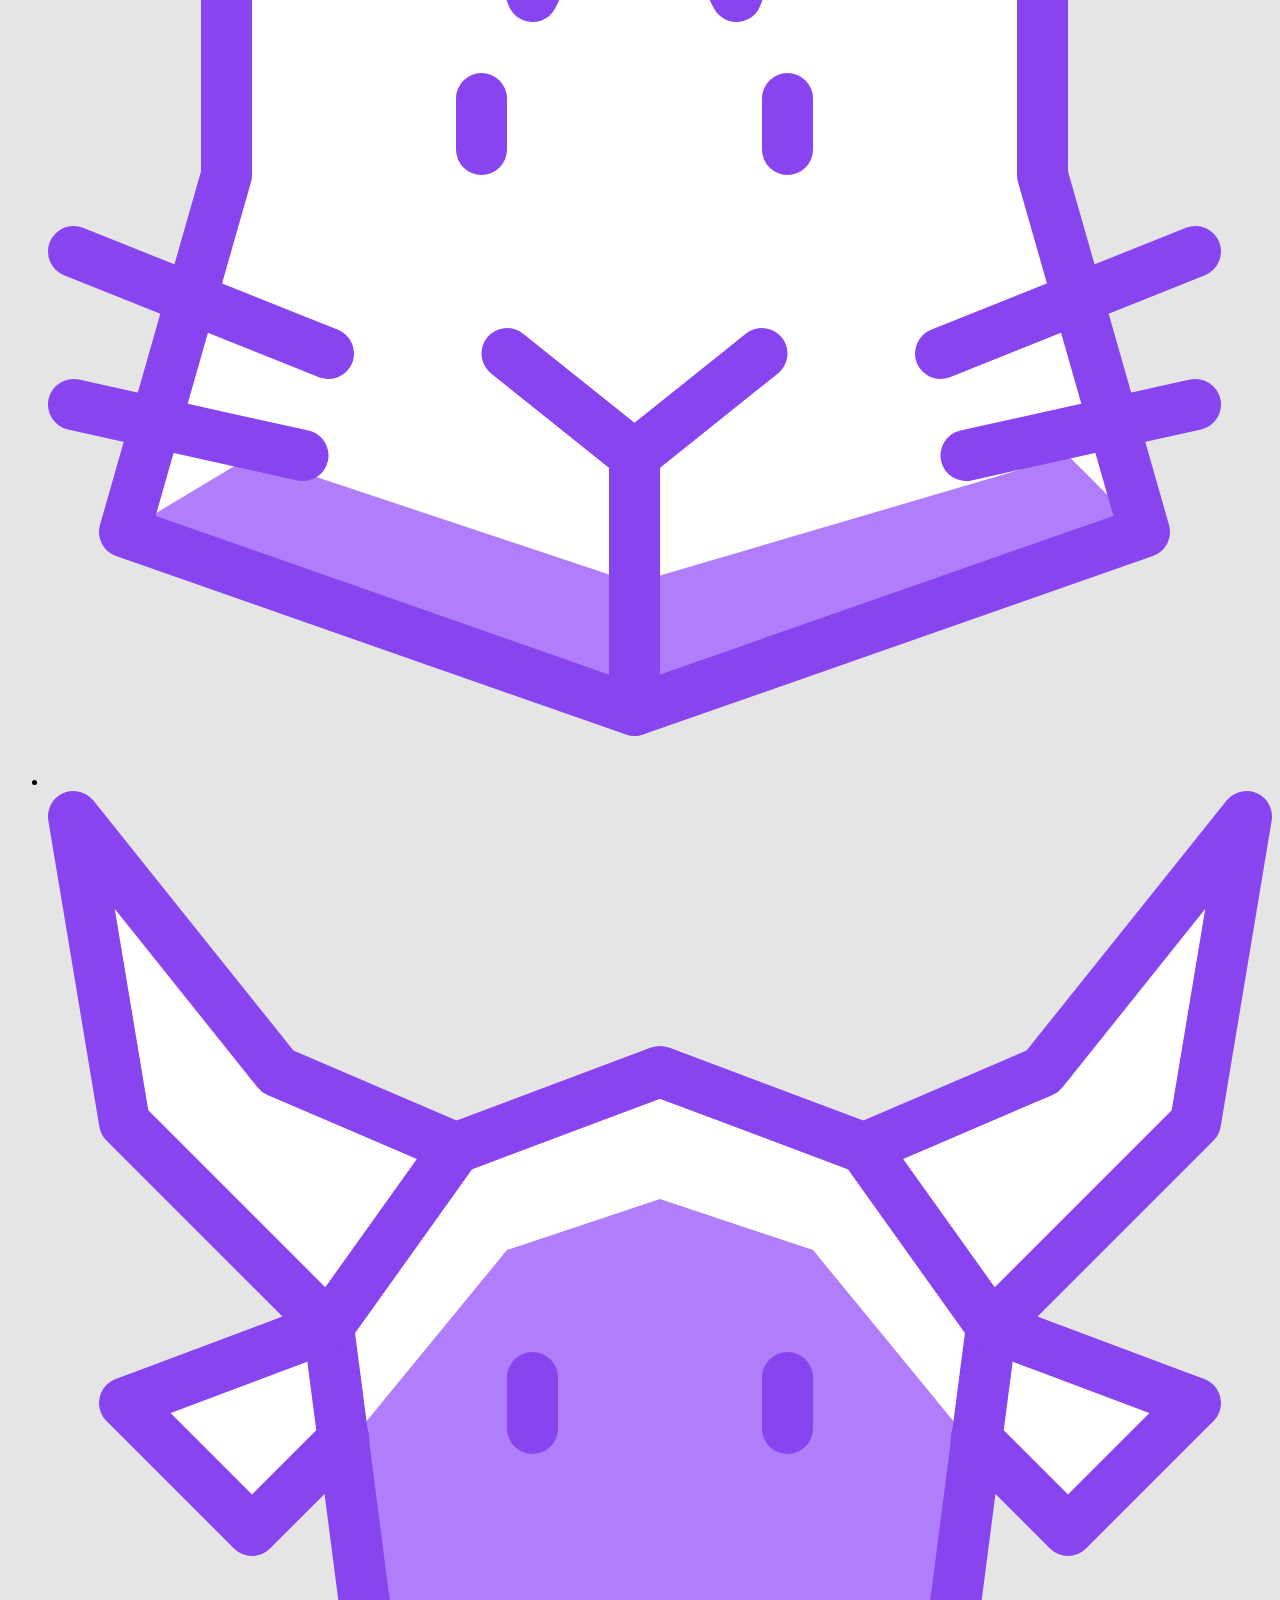
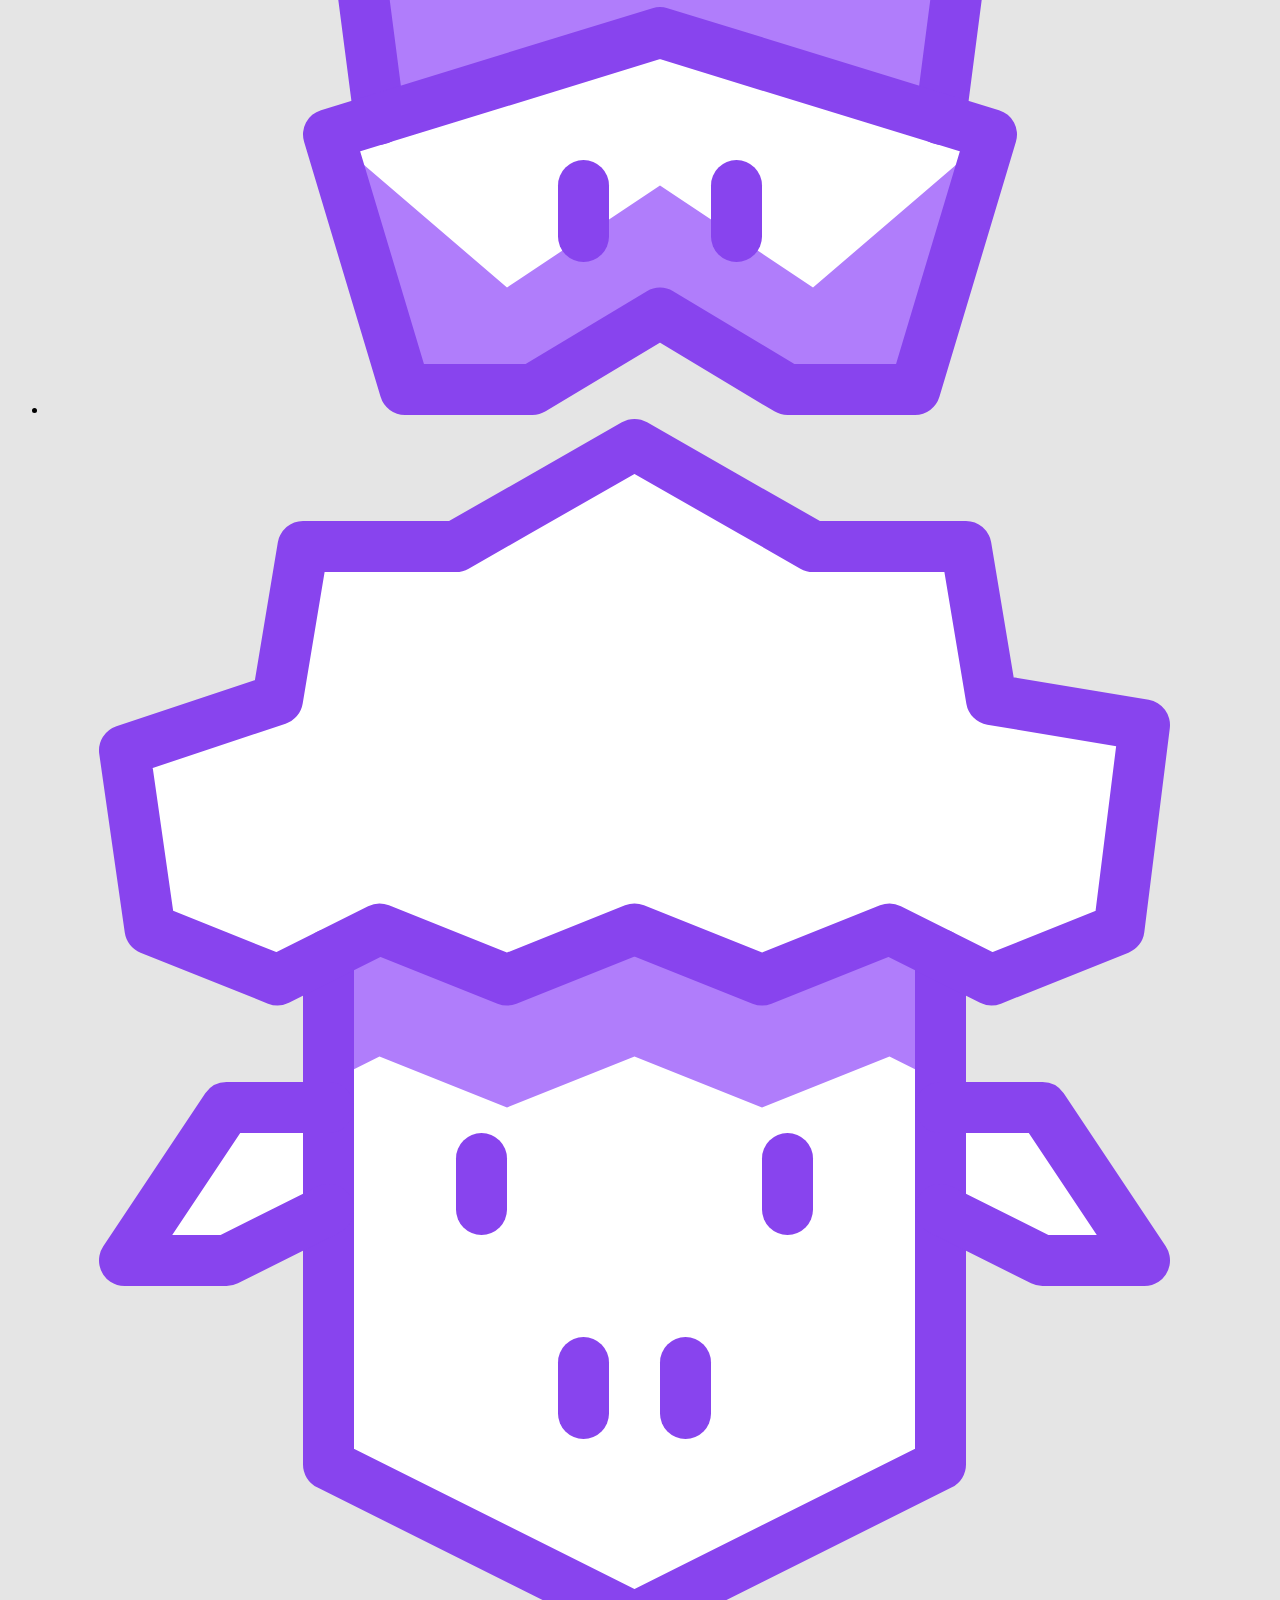
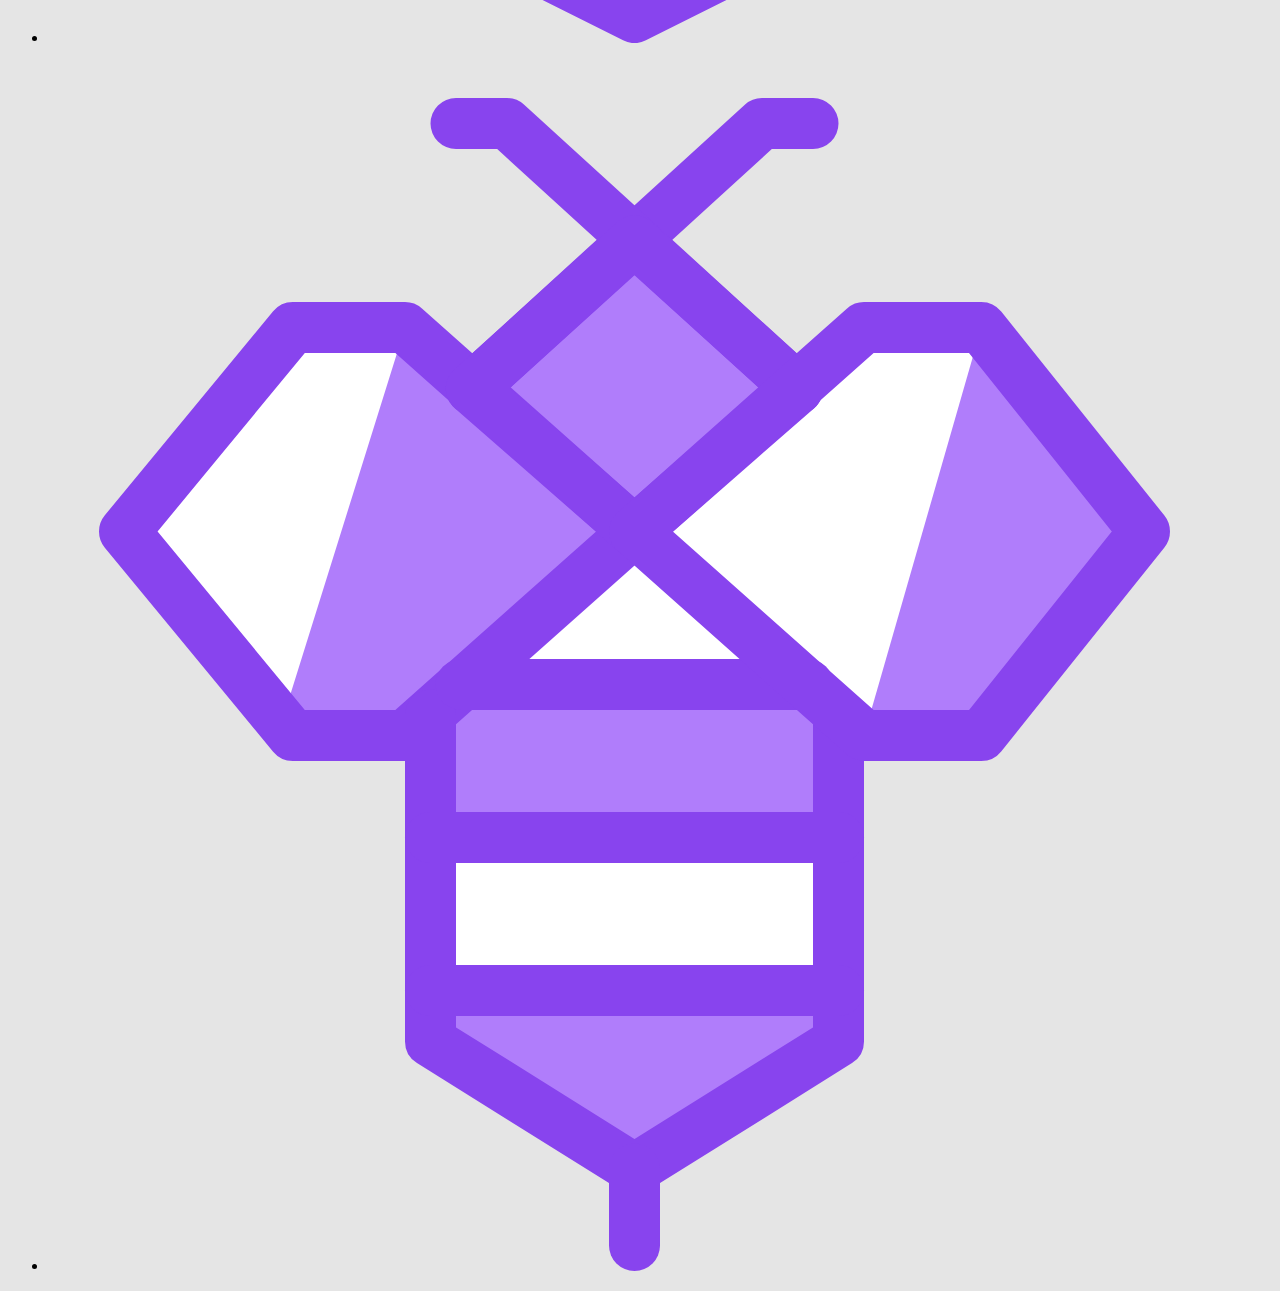
<file: zip/4-projeto-wildbeast/4-1-wildbeast-html-1_arquivos/wildbeast-final/index.html>
<!DOCTYPE html>
<html>
  <head>
    <title>Wildbeast</title>
    <meta name="viewport" content="width=device-width, initial-scale=1, shrink-to-fit=no">
    <link rel="stylesheet" href="css/style.css">
  </head>
  <body>
    
    <div class="estrutura">
      
      <header class="header">
        <a href="#" class="logo"><img src="img/wildbeast.svg" alt="Wildbeast"></a>
        <nav>
          <ul>
            <li><a href="#">sobre</a></li>
            <li><a href="#">animais</a></li>
            <li><a href="#">contato</a></li>
          </ul>
        </nav>
      </header>
      
      <nav class="sidenav">
        <ul>
          <li><a href="#"><img src="img/icones/cervo.svg" alt="Cervo"></a></li>
          <li><a href="#"><img src="img/icones/leao.svg" alt="Leão"></a></li>
          <li><a href="#"><img src="img/icones/gato.svg" alt="Gato"></a></li>
          <li><a href="#"><img src="img/icones/vaca.svg" alt="Vaca"></a></li>
          <li><a href="#"><img src="img/icones/ovelha.svg" alt="Ovelha"></a></li>
          <li><a href="#"><img src="img/icones/abelha.svg" alt="Abelha"></a></li>
        </ul>
      </nav>
      
      <main class="content">
        
      </main>
      
    </div>
    
  </body>
</html>
</file>
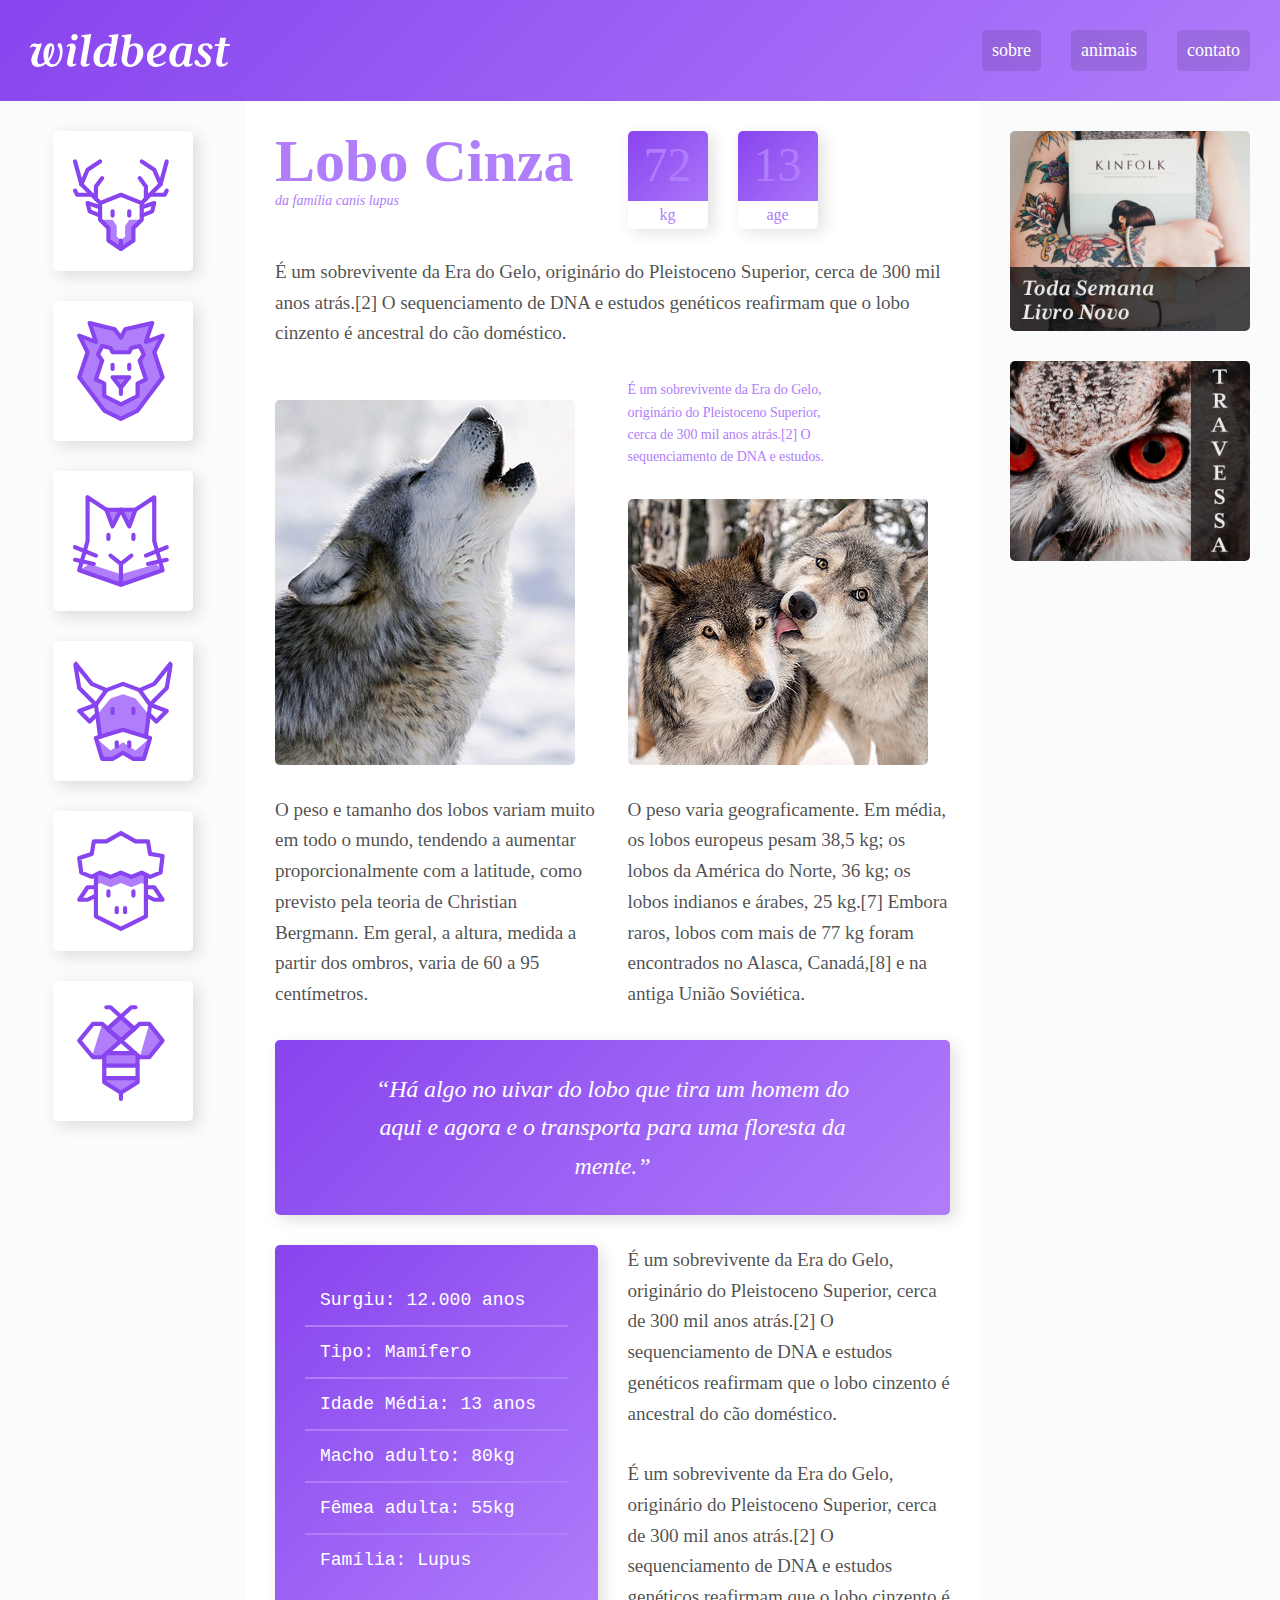
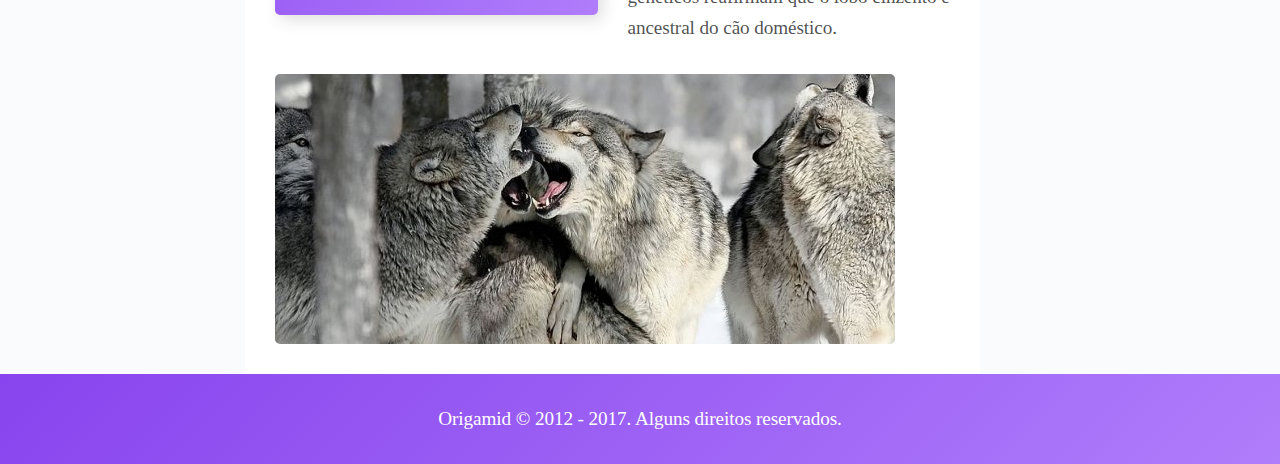
<file: zip/4-projeto-wildbeast/4-10-wildbeast-responsivo-grid_arquivos/wildbeast/index.html>
<!DOCTYPE html>
<html>
  <head>
    <title>Wildbeast</title>
    <meta name="viewport" content="width=device-width, initial-scale=1, shrink-to-fit=no">
    <link href="https://fonts.googleapis.com/css?family=Vollkorn:400,400i,700" rel="stylesheet">
    <link rel="stylesheet" href="css/style.css">
  </head>
  <body>
    
    <div class="estrutura">
      
      <header class="header">
        <a href="#" class="logo"><img src="img/wildbeast.svg" alt="Wildbeast"></a>
        <nav>
          <ul>
            <li><a href="#">sobre</a></li>
            <li><a href="#">animais</a></li>
            <li><a href="#">contato</a></li>
          </ul>
        </nav>
      </header>
      
      <nav class="sidenav">
        <ul>
          <li><a href="#"><img src="img/icones/cervo.svg" alt="Cervo"></a></li>
          <li><a href="#"><img src="img/icones/leao.svg" alt="Leão"></a></li>
          <li><a href="#"><img src="img/icones/gato.svg" alt="Gato"></a></li>
          <li><a href="#"><img src="img/icones/vaca.svg" alt="Vaca"></a></li>
          <li><a href="#"><img src="img/icones/ovelha.svg" alt="Ovelha"></a></li>
          <li><a href="#"><img src="img/icones/abelha.svg" alt="Abelha"></a></li>
        </ul>
      </nav>
      
      <main class="content">
        <div class="titulo">
          <h1>Lobo Cinza</h1>
          <span>da família canis lupus</span>
        </div>
        
        <div class="caracteristicas">
          <div>
            <span class="numero">72</span>
            <span class="rotulo">kg</span>
          </div>
          <div>
            <span class="numero">13</span>
            <span class="rotulo">age</span>
          </div>
        </div>
        
        <p class="col-wide">É um sobrevivente da Era do Gelo, originário do Pleistoceno Superior, cerca de 300 mil anos atrás.[2] O sequenciamento de DNA e estudos genéticos reafirmam que o lobo cinzento é ancestral do cão doméstico.</p>
        
        <img class="imagem-1" src="img/wolf1.jpg" alt="Wolf 1">
        
        <p class="destaque">É um sobrevivente da Era do Gelo, originário do Pleistoceno Superior, cerca de 300 mil anos atrás.[2] O sequenciamento de DNA e estudos.</p>
        
        <img class="imagem-2" src="img/wolf2.jpg" alt="Wolf 2">
        
        <p>O peso e tamanho dos lobos variam muito em todo o mundo, tendendo a aumentar proporcionalmente com a latitude, como previsto pela teoria de Christian Bergmann. Em geral, a altura, medida a partir dos ombros, varia de 60 a 95 centímetros.</p>
        
        <p>O peso varia geograficamente. Em média, os lobos europeus pesam 38,5 kg; os lobos da América do Norte, 36 kg; os lobos indianos e árabes, 25 kg.[7] Embora raros, lobos com mais de 77 kg foram encontrados no Alasca, Canadá,[8] e na antiga União Soviética.</p>
        
        <blockquote class="citacao col-wide">
          <p>“Há algo no uivar do lobo que tira um homem do aqui e agora e o transporta para uma floresta da mente.”</p>
        </blockquote>
        
        <ul class="atributos">
          <li>Surgiu: 12.000 anos</li>
          <li>Tipo: Mamífero</li>
          <li>Idade Média: 13 anos</li>
          <li>Macho adulto: 80kg</li>
          <li>Fêmea adulta: 55kg</li>
          <li>Família: Lupus</li>
        </ul>
  
        <div class="informacoes">
          <p>É um sobrevivente da Era do Gelo, originário do Pleistoceno Superior, cerca de 300 mil anos atrás.[2] O sequenciamento de DNA e estudos genéticos reafirmam que o lobo cinzento é ancestral do cão doméstico.</p>
          <p>É um sobrevivente da Era do Gelo, originário do Pleistoceno Superior, cerca de 300 mil anos atrás.[2] O sequenciamento de DNA e estudos genéticos reafirmam que o lobo cinzento é ancestral do cão doméstico.</p>
        </div>
        
        <img class="col-wide" src="img/wolf3.jpg" alt="Wolf 3">
        
      </main>
      
      <aside class="anuncios">
        <div class="anuncio-item">
          <img src="img/anuncio-1.jpg" alt="Anuncio 1">
        </div>
        
        <div class="anuncio-item">
          <img src="img/anuncio-2.jpg" alt="Anuncio 2">
        </div>
      </aside>
      
      <footer class="footer">
        <p>Origamid © 2012 - 2017. Alguns direitos reservados.</p>
      </footer>
      
    </div>
    
  </body>
</html>
</file>
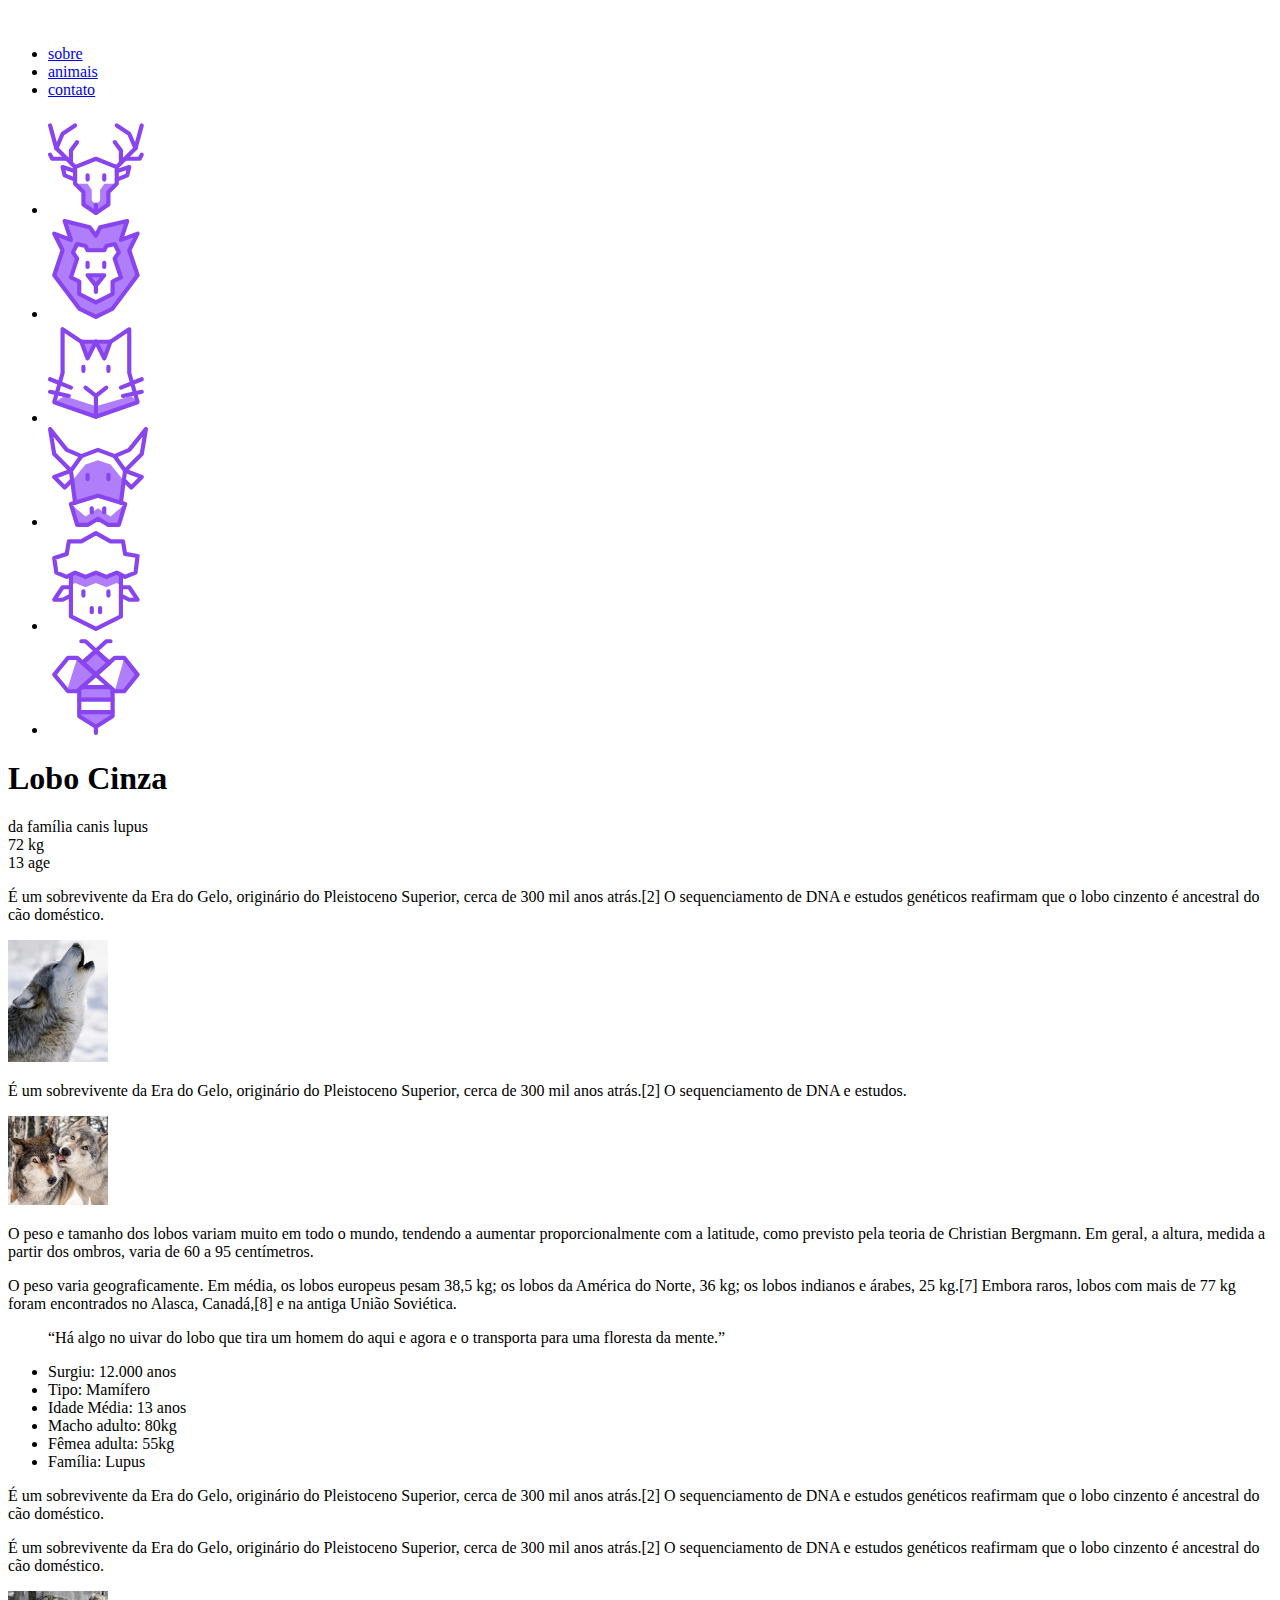
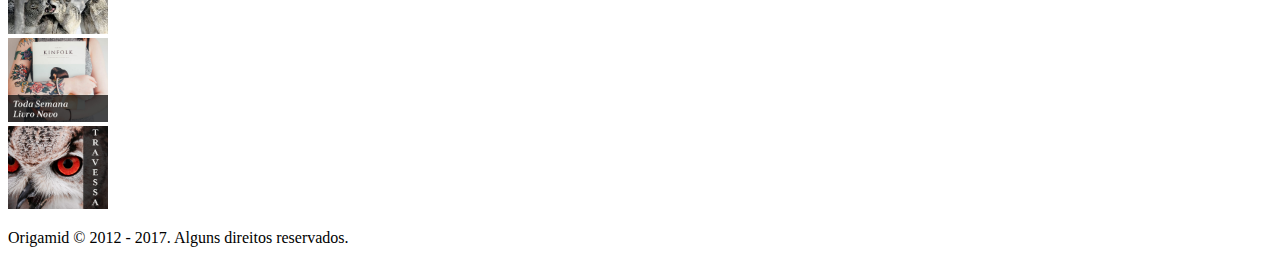
<file: zip/4-projeto-wildbeast/4-2-wildbeast-html-2_arquivos/wildbeast/index.html>
<!DOCTYPE html>
<html>
  <head>
    <title>Wildbeast</title>
    <meta name="viewport" content="width=device-width, initial-scale=1, shrink-to-fit=no">
    <link rel="stylesheet" href="css/style.css">
  </head>
  <body>
    
    <div class="estrutura">
      
      <header class="header">
        <a href="#" class="logo"><img src="img/wildbeast.svg" alt="Wildbeast"></a>
        <nav>
          <ul>
            <li><a href="#">sobre</a></li>
            <li><a href="#">animais</a></li>
            <li><a href="#">contato</a></li>
          </ul>
        </nav>
      </header>
      
      <nav class="sidenav">
        <ul>
          <li><a href="#"><img src="img/icones/cervo.svg" alt="Cervo"></a></li>
          <li><a href="#"><img src="img/icones/leao.svg" alt="Leão"></a></li>
          <li><a href="#"><img src="img/icones/gato.svg" alt="Gato"></a></li>
          <li><a href="#"><img src="img/icones/vaca.svg" alt="Vaca"></a></li>
          <li><a href="#"><img src="img/icones/ovelha.svg" alt="Ovelha"></a></li>
          <li><a href="#"><img src="img/icones/abelha.svg" alt="Abelha"></a></li>
        </ul>
      </nav>
      
      <main class="content">
        <div class="titulo">
          <h1>Lobo Cinza</h1>
          <span>da família canis lupus</span>
        </div>
        
        <div class="caracteristicas">
          <div>
            <span class="numero">72</span>
            <span class="rotulo">kg</span>
          </div>
          <div>
            <span class="numero">13</span>
            <span class="rotulo">age</span>
          </div>
        </div>
        
        <p>É um sobrevivente da Era do Gelo, originário do Pleistoceno Superior, cerca de 300 mil anos atrás.[2] O sequenciamento de DNA e estudos genéticos reafirmam que o lobo cinzento é ancestral do cão doméstico.</p>
        
        <img src="img/wolf1.jpg" alt="Wolf 1">
        
        <p>É um sobrevivente da Era do Gelo, originário do Pleistoceno Superior, cerca de 300 mil anos atrás.[2] O sequenciamento de DNA e estudos.</p>
        
        <img src="img/wolf2.jpg" alt="Wolf 2">
        
        <p>O peso e tamanho dos lobos variam muito em todo o mundo, tendendo a aumentar proporcionalmente com a latitude, como previsto pela teoria de Christian Bergmann. Em geral, a altura, medida a partir dos ombros, varia de 60 a 95 centímetros.</p>
        
        <p>O peso varia geograficamente. Em média, os lobos europeus pesam 38,5 kg; os lobos da América do Norte, 36 kg; os lobos indianos e árabes, 25 kg.[7] Embora raros, lobos com mais de 77 kg foram encontrados no Alasca, Canadá,[8] e na antiga União Soviética.</p>
        
        <blockquote class="citacao">
          <p>“Há algo no uivar do lobo que tira um homem do aqui e agora e o transporta para uma floresta da mente.”</p>
        </blockquote>
        
        <ul class="atributos">
          <li>Surgiu: 12.000 anos</li>
          <li>Tipo: Mamífero</li>
          <li>Idade Média: 13 anos</li>
          <li>Macho adulto: 80kg</li>
          <li>Fêmea adulta: 55kg</li>
          <li>Família: Lupus</li>
        </ul>
  
        <div class="informacoes">
          <p>É um sobrevivente da Era do Gelo, originário do Pleistoceno Superior, cerca de 300 mil anos atrás.[2] O sequenciamento de DNA e estudos genéticos reafirmam que o lobo cinzento é ancestral do cão doméstico.</p>
          <p>É um sobrevivente da Era do Gelo, originário do Pleistoceno Superior, cerca de 300 mil anos atrás.[2] O sequenciamento de DNA e estudos genéticos reafirmam que o lobo cinzento é ancestral do cão doméstico.</p>
        </div>
        
        <img src="img/wolf3.jpg" alt="Wolf 3">
        
      </main>
      
      <aside class="anuncios">
        <div class="anuncio-item">
          <img src="img/anuncio-1.jpg" alt="Anuncio 1">
        </div>
        
        <div class="anuncio-item">
          <img src="img/anuncio-2.jpg" alt="Anuncio 2">
        </div>
      </aside>
      
      <footer class="footer">
        <p>Origamid © 2012 - 2017. Alguns direitos reservados.</p>
      </footer>
      
    </div>
    
  </body>
</html>
</file>
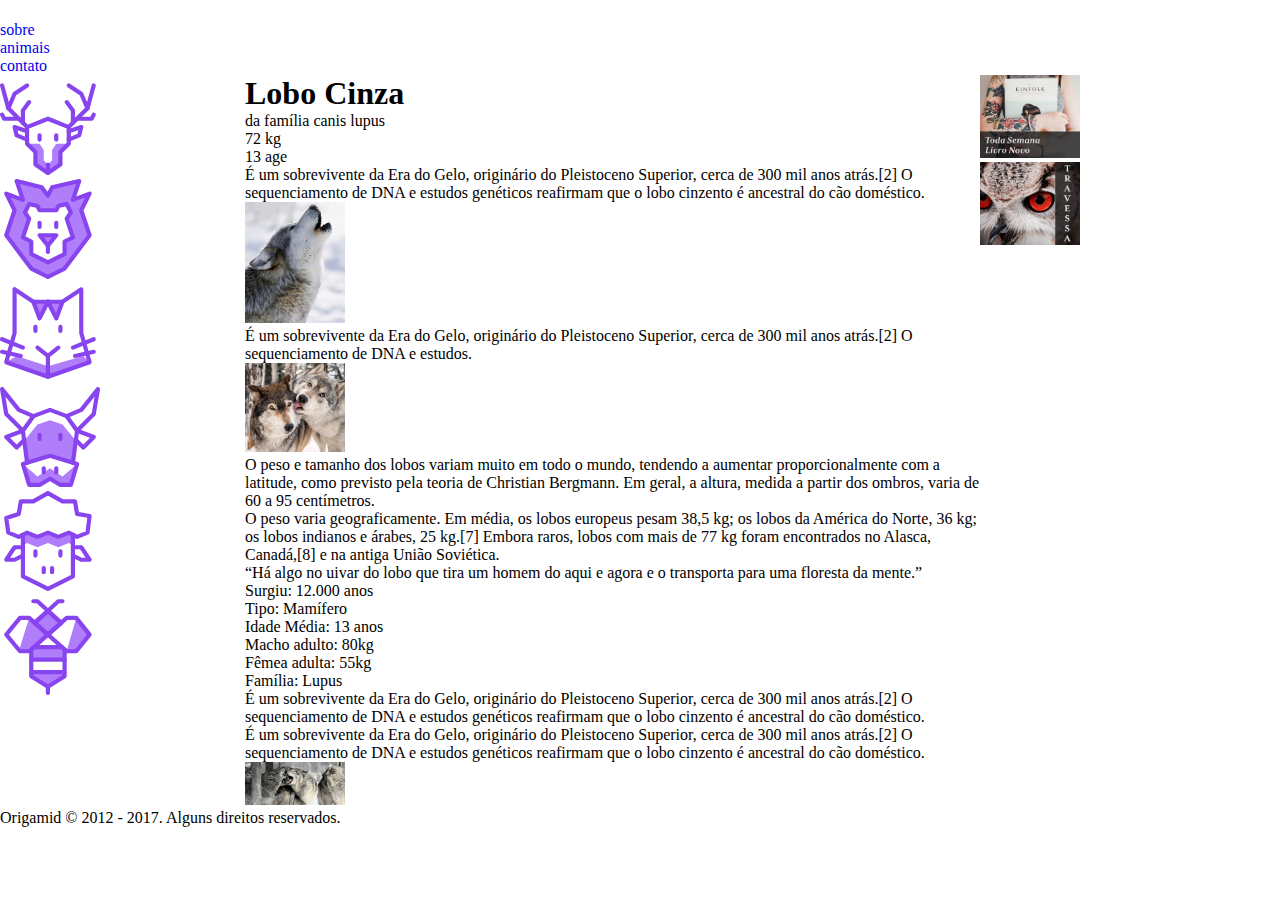
<file: zip/4-projeto-wildbeast/4-3-wildbeast-estrutura-do-grid_arquivos/wildbeast/index.html>
<!DOCTYPE html>
<html>
  <head>
    <title>Wildbeast</title>
    <meta name="viewport" content="width=device-width, initial-scale=1, shrink-to-fit=no">
    <link href="https://fonts.googleapis.com/css?family=Vollkorn:400,400i,700" rel="stylesheet">
    <link rel="stylesheet" href="css/style.css">
  </head>
  <body>
    
    <div class="estrutura">
      
      <header class="header">
        <a href="#" class="logo"><img src="img/wildbeast.svg" alt="Wildbeast"></a>
        <nav>
          <ul>
            <li><a href="#">sobre</a></li>
            <li><a href="#">animais</a></li>
            <li><a href="#">contato</a></li>
          </ul>
        </nav>
      </header>
      
      <nav class="sidenav">
        <ul>
          <li><a href="#"><img src="img/icones/cervo.svg" alt="Cervo"></a></li>
          <li><a href="#"><img src="img/icones/leao.svg" alt="Leão"></a></li>
          <li><a href="#"><img src="img/icones/gato.svg" alt="Gato"></a></li>
          <li><a href="#"><img src="img/icones/vaca.svg" alt="Vaca"></a></li>
          <li><a href="#"><img src="img/icones/ovelha.svg" alt="Ovelha"></a></li>
          <li><a href="#"><img src="img/icones/abelha.svg" alt="Abelha"></a></li>
        </ul>
      </nav>
      
      <main class="content">
        <div class="titulo">
          <h1>Lobo Cinza</h1>
          <span>da família canis lupus</span>
        </div>
        
        <div class="caracteristicas">
          <div>
            <span class="numero">72</span>
            <span class="rotulo">kg</span>
          </div>
          <div>
            <span class="numero">13</span>
            <span class="rotulo">age</span>
          </div>
        </div>
        
        <p>É um sobrevivente da Era do Gelo, originário do Pleistoceno Superior, cerca de 300 mil anos atrás.[2] O sequenciamento de DNA e estudos genéticos reafirmam que o lobo cinzento é ancestral do cão doméstico.</p>
        
        <img src="img/wolf1.jpg" alt="Wolf 1">
        
        <p>É um sobrevivente da Era do Gelo, originário do Pleistoceno Superior, cerca de 300 mil anos atrás.[2] O sequenciamento de DNA e estudos.</p>
        
        <img src="img/wolf2.jpg" alt="Wolf 2">
        
        <p>O peso e tamanho dos lobos variam muito em todo o mundo, tendendo a aumentar proporcionalmente com a latitude, como previsto pela teoria de Christian Bergmann. Em geral, a altura, medida a partir dos ombros, varia de 60 a 95 centímetros.</p>
        
        <p>O peso varia geograficamente. Em média, os lobos europeus pesam 38,5 kg; os lobos da América do Norte, 36 kg; os lobos indianos e árabes, 25 kg.[7] Embora raros, lobos com mais de 77 kg foram encontrados no Alasca, Canadá,[8] e na antiga União Soviética.</p>
        
        <blockquote class="citacao">
          <p>“Há algo no uivar do lobo que tira um homem do aqui e agora e o transporta para uma floresta da mente.”</p>
        </blockquote>
        
        <ul class="atributos">
          <li>Surgiu: 12.000 anos</li>
          <li>Tipo: Mamífero</li>
          <li>Idade Média: 13 anos</li>
          <li>Macho adulto: 80kg</li>
          <li>Fêmea adulta: 55kg</li>
          <li>Família: Lupus</li>
        </ul>
  
        <div class="informacoes">
          <p>É um sobrevivente da Era do Gelo, originário do Pleistoceno Superior, cerca de 300 mil anos atrás.[2] O sequenciamento de DNA e estudos genéticos reafirmam que o lobo cinzento é ancestral do cão doméstico.</p>
          <p>É um sobrevivente da Era do Gelo, originário do Pleistoceno Superior, cerca de 300 mil anos atrás.[2] O sequenciamento de DNA e estudos genéticos reafirmam que o lobo cinzento é ancestral do cão doméstico.</p>
        </div>
        
        <img src="img/wolf3.jpg" alt="Wolf 3">
        
      </main>
      
      <aside class="anuncios">
        <div class="anuncio-item">
          <img src="img/anuncio-1.jpg" alt="Anuncio 1">
        </div>
        
        <div class="anuncio-item">
          <img src="img/anuncio-2.jpg" alt="Anuncio 2">
        </div>
      </aside>
      
      <footer class="footer">
        <p>Origamid © 2012 - 2017. Alguns direitos reservados.</p>
      </footer>
      
    </div>
    
  </body>
</html>
</file>
<file: flexblog-html/css/style.css>
body, h1, h2, p, ul, li, a {
	margin: 0px;
	padding: 0px;
}

body {
	font-family: "Nunito", Helvetica, Arial, sans-serif;
	color: #222222;
}

ul {
	list-style: none;
}

a {
	text-decoration: none;
}

img {
	display: block;
	max-width: 100%;
}

* {
	box-sizing: border-box;
}

/*Superinfo*/

.superinfo-bg {
	background: #122ab2;
	color: white;
}

.superinfo {
	max-width: 960px;
	margin: 0 auto;
	display: flex;
	justify-content: space-between;
	flex-wrap: wrap;
	padding-top: 10px;
}

.superinfo p, .superinfo a{
	margin: 0 10px 10px 10px;
}

.superinfo a {
	color: white;
}

/*Menu*/

.menu-bg {
	background: #2c70ff;
}

.menu {
	max-width: 960px;
	margin: 0 auto;
	padding: 15px 0;
	display: flex;
	flex-wrap: wrap;
	justify-content: space-between;
	align-items: center;
}

.menu a {
	color: white;
}

.menu-logo a {
	font-size: 2.25em;
	font-weight: bold;
	margin: 0 10px;
}

.menu-nav ul {
	display: flex;
	flex-wrap: wrap;
}

.menu-nav a {
	font-size: 1.25em;
	display: block;
	padding: 10px;
}

.menu-nav a:hover{
	color: #122ab2;
}

.introducao {
  font-size: 3em;
  line-height: 1;
  max-width: 960px;
  margin: 0 auto;
  padding: 60px 10px;
}

.sobre {
  border-top: 2px solid #2c70ff;
  border-bottom: 2px solid #2c70ff;
  max-width: 960px;
  margin: 0 auto;
  padding: 60px 0;
  display: flex;
  flex-wrap: wrap;
  border-radius: 5px;
}

.sobre-info {
  flex: 2 1 300px;
  margin: 0 10px;
}

.sobre-info h1 {
  font-size: 3em;
  margin-bottom: .5em;
}

.sobre-info p {
  font-size: 1.25em;
  line-height: 1.4em;
  margin-bottom: 1em;
  color: #7c7c7c;
}
.sobre-img {
  flex: 1 1 160px;
  margin: 0 10px;
}

.sobre-img1 {
  border-radius: 5px;
}

.produtos {
  max-width: 960px;
  margin: 60px auto;
}

.produtos h1 {
  font-size: 3em;
  margin: 0 10px 60px 10px;
}

.produtos-container {
	display: flex;
	flex-wrap: wrap;
	align-items: flex-end;
}

.produtos-item {
  flex: 1 1 175px;
  flex-wrap: wrap;
  margin: 10px;
}

.produtos-item h2 {
  font-size: 3em;
  color: #a4a4a4;
  background: #f7f7f7;
  padding: 60px 20px;
}

.purple {
  border-top: 8px solid #ae81ff;
  border-radius: 5px;
}

.pink {
  border-top: 8px solid #f9265e;
  border-radius: 5px;
}

.blue {
  border-top: 8px solid #66d9eb;
  border-radius: 5px;
}

.produtos-img1 {
  border-radius: 0 0 5px 5px;
}

.preco {
  background: #f7f7f7;
  padding: 60px;
  display: flex;
  flex-wrap: wrap;
  align-items: flex-end;
}

.preco-item {
  flex: 1;
  padding: 20px;
  margin: 10px;
  border-radius: 5px;
}

.purple1 {
  border: 3px solid #ae81ff;
  border-radius: 5px;
}

.pink1 {
  border: 3px solid #f9265e;
  border-radius: 5px;
}

.blue1 {
  border: 3px solid #66d9eb;
  border-radius: 5px;
}

.preco-item h2 {
  font-size: 3em;
  color: #a4a4a4;
  text-align: center;
  margin-top: 20px;
}

.preco-item span {
  max-width: 300px;
  margin: 20px auto;
  display: block;
  text-align: center;
  font-size: 2.25rem;
  font-weight: bold;
  padding: 10px 0 5px 0;
  border-top: 3px solid #333;
  border-bottom: 3px solid #333;
  border-radius: 5px;
}

.preco-item sup {
  font-size: 2.5rem;
}

.preco-item ul {
  max-width: 300px;
  margin: 20px auto;
  font-size: 1.1em;
  font-style: italic;
  color: #7c7c7c;
}

.preco-item li {
  display: flex;
  justify-content: space-between;
  align-items: center;
  margin-bottom: 15px;
}

.preco-item li::after {
  content: '';
  display: block;
  width: 6px;
  height: 6px;
  background: #2c70ff;
  border-radius: 50%;
}

.preco-item a {
  max-width: 300px;
  display: block;
  margin: 20px auto;
  border: 3px solid;
  color: #5d81f8;
  text-transform: uppercase;
  font-weight: bold;
  font-size: 1.25em;
  padding: 15px 0;
  text-align: center;
  border-radius: 5px;
  background: #e5e8ff;
}

@media (max-width: 800px) {
  .preco {
    padding-left: 10px;
    padding-right: 10px;
  }
  .preco .preco-item:nth-child(3) {
    order: -2;
  }
  .preco .preco-item:nth-child(2) {
    order: -1;
  }
}

.qualidade {
  max-width: 960px;
  margin: 60px auto;
  display: flex;
  flex-wrap: wrap;
}

.qualidade-item {
  flex: 1 1 300px;
  margin: 20px 10px;
}

.qualidade-item h2 {
  font-size: 2.25em;
  color: #a4a4a4;
  margin-bottom: 20px;
}

.qualidade-item h2::before {
  content: '';
  display: inline-block;
  width: 8px;
  height: 30px;
  margin-right: 10px;
}

.qualidade-item:nth-of-type(3n+1) h2::before {
  background: #ae81ff;
}

.qualidade-item:nth-of-type(3n+2) h2::before {
  background: #f9265e;
}

.qualidade-item:nth-of-type(3n+3) h2::before {
  background: #66d9eb;
}

.qualidade-item p {
  font-size: 1.25em;
  line-height: 1.4;
  color: #a4a4a4;
}

.newsletter {
  background: #f7f7f7;
  padding: 60px calc((100% - 960px) / 2);
  display: flex;
  flex-wrap: wrap;
}

.newsletter-info {
  flex: 1 1 260px;
  margin: 0 10px;
}

.newsletter-info h1 {
  font-size: 3em;
  color: #a4a4a4;
}

.newsletter-info p {
  font-size: 1.25em;
  font-style: italic;
  max-width: 230px;
  color: #7c7c7c;
  margin-bottom: 10px;
}

.newsletter-form {
  flex: 2 1 260px;
  margin: 0 10px;
  align-self: center;
}
</file>
<file: align-content/style.css>
* {
  margin: 0;
  padding: 0;
  text-decoration: none;
  font-family: "Segoe UI", Tahoma, Geneva, Verdana, sans-serif;
  background: rgb(134, 46, 151);
}

.h1 {
  text-align: center;
  padding: 5px;
  margin-top: 30px;
  color: aliceblue;
  font-size: 24px;
}

.flex-start {
  justify-content: start;
}

.item {
  flex: 1;
  margin: 5px;
  padding: 1px;
  border-radius: 5px;
  background: tomato;
  text-align: center;
  font-size: 1.5em;
}

.container {
  flex-wrap: wrap;
  display: flex;
  height: 300px;
  max-width: 500px;
  margin: 0 auto;
  margin-bottom: 30px;
  border: 2px solid white;
  border-radius: 5px;
  background-color: aliceblue;
  box-shadow: 0 4px 8px 0 rgba(0, 0, 0, 0.2), 0 6px 20px 0 rgba(0, 0, 0, 0.19);
}

.stretch {
  align-content: stretch;
}

.flex-start {
  align-content: flex-start;
}

.flex-end {
  align-content: flex-end;
}

.center {
  align-content: center;
}

.space-between {
	align-content: space-between;
}

.space-around {
	align-content: space-around;
}
</file>
<file: css-flexbox/styles.css>
* {
  margin: 0;
  padding: 0;
  text-decoration: none;
  font-family: "Segoe UI", Tahoma, Geneva, Verdana, sans-serif;
  background: rgb(134, 46, 151);
}

.h1 {
  text-align: center;
  padding: 5px;
  margin-top: 30px;
  color: aliceblue;
  font-size: 24px;
}

.item {
  margin: 5px;
  padding: 1px;
  border-radius: 5px;
  background: tomato;
  text-align: center;
  font-size: 1.5em;
  flex: 1;
}

.container {
  max-width: 400px;
  height: 300px;
  display: flex;
  flex-wrap: wrap;
  margin: 0 auto;
  margin-bottom: 30px;
  border: 2px solid aliceblue;
  border-radius: 5px;
  box-shadow: 0 4px 8px 0 rgba(0, 0, 0, 0.2), 0 6px 20px 0 rgba(0, 0, 0, 0.19);
}

.flex {
  display: flex;
}

.strech {
    align-content: stretch;
}

.flex-start {
    align-content: flex-start;
}

.flex-end {
    align-content: flex-end;
}
</file>
<file: css-justify-content/style.css>
* {
  margin: 0;
  padding: 0;
  text-decoration: none;
  font-family: "Segoe UI", Tahoma, Geneva, Verdana, sans-serif;
  background: rgb(134, 46, 151);
}

.h1 {
  text-align: center;
  padding: 5px;
  margin-top: 30px;
  color: aliceblue;
  font-size: 24px;
}

.flex-start {
  justify-content: start;
}

.item {
  margin: 5px;
  padding: 1px;
  border-radius: 5px;
  background: tomato;
  text-align: center;
  font-size: 1.5em;
}

.container {
  max-width: 400px;
  margin: 0 auto;
  margin-bottom: 30px;
  border: 2px solid aliceblue;
  border-radius: 5px;
  box-shadow: 0 4px 8px 0 rgba(0, 0, 0, 0.2), 0 6px 20px 0 rgba(0, 0, 0, 0.19);
}

.flex {
  display: flex;
}

.flex-wrap {
  flex-wrap: wrap;
}

.flex-item-1 {
  flex: 1;
}

.row {
  display: flex;
  justify-content: flex-start;
}

.row-reverse {
  display: flex;
  justify-content: flex-end;
}

.column {
  display: flex;
  justify-content: center;
}

.column-reverse {
  display: flex;
  flex-direction: column-reverse;
}

.space-between {
  display: flex;
  flex: 1;
}

.stretch {
  align-items: stretch;
}

.flex-start {
  display: flex;
  align-items: flex-start;
}

.flex-end {
  align-items: flex-end;
}
</file>
<file: flex-basis/style.css>
* {
  margin: 0;
  padding: 0;
  text-decoration: none;
  font-family: "Segoe UI", Tahoma, Geneva, Verdana, sans-serif;
  background: rgb(134, 46, 151);
}

.h1 {
  text-align: center;
  margin-top: 20px;
  margin-bottom: 5px;
  color: aliceblue;
  font-size: 24px;
}

.item {
  margin: 5px;
  border-radius: 5px;
  background: tomato;
  text-align: center;
  font-size: 1.5em;
}

.container {
  display: flex;
  max-width: 500px;
  margin: 0 auto;
  margin-bottom: 30px;
  border: 2px solid white;
  background-color: aliceblue;
  border-radius: 5px;
  box-shadow: 0 4px 8px 0 rgba(0, 0, 0, 0.2), 0 6px 20px 0 rgba(0, 0, 0, 0.19);
}

.basis-auto {
	flex-grow: 1;
	flex-basis: auto;
}

/* O espaço distribuído é 2 vezes maior que o flex-grow: 1; */
.basis-auto-grow-2 {
	flex-grow: 2;
	flex-basis: auto;
}

/* É o mesmo espaço distribuido que os demais itens com flex-grow: 1; Porém esse espaço inicia após os 60px iniciais */
.basis-auto-width {
	flex-grow: 1;
	flex-basis: auto;
	width: 60px;
}

/* Com o flex-grow: 0; nada é distribuído */
.basis-auto-grow-0 {
	flex-basis: auto;
}

.container.overlay {
	margin-top: 10px;
}

.overlay .basis-auto::before, .overlay .basis-auto-grow-2::before, .overlay .basis-auto-width::before {
	content: '';
	display: block;
	width: 16px;
	height: 36px;
	background: blue;
	position: absolute;
	opacity: .5;
  border-radius: 5px;
}

.overlay .basis-auto-grow-2::before {
	border-right: 16px solid blueviolet;
}

.basis-0 {
  flex-grow: 1;
  flex-basis: 0;
}

.basis-0-grow-2 {
  flex-grow: 2;
  flex-basis: auto;
}

.overlay .basis-0::before, .overlay .basis-0-grow-2::before, .overlay .basis-0-width::before {
	content: '';
	display: block;
	width: 65px;
	height: 36px;
	background: blue;
	position: absolute;
	opacity: .5;
  border-radius: 5px;
}

.overlay .basis-0-grow-2::before {
	border-right: 65px solid blueviolet;
}

.basis-numero-container {
  flex-wrap: wrap;
}

.basis-110 {
  flex-basis: 110px;
}

.basis-300 {
	flex-basis: 300px;
}

.basis-110-porcento {
	flex-basis: calc(25% - 10px);
}

.basis-110-grow-1 {
	flex-grow: 1;
	flex-basis: 110px;
}

/* O Flex-basis não ultrapassa o tamanho do container. 
Pois por padrão o flex-shrink é 1, ou seja, 
ele permite que o item se ajuste para caber no container. */
.basis-600-grow-1 {
	flex-grow: 1;
}
</file>
<file: zip/4-projeto-wildbeast/4-1-wildbeast-html-1_arquivos/wildbeast-final/css/style.css>
body {
  background: rgba(0,0,0,.1)
}
</file>
<file: zip/4-projeto-wildbeast/4-10-wildbeast-responsivo-grid_arquivos/wildbeast/css/style.css>
body,
p,
h1,
ul,
li,
blockquote {
  padding: 0px;
  margin: 0px;
}

body {
  font-family: "Volkorn", Georgia, serif;
}

li {
  list-style: none;
}

a {
  text-decoration: none;
}

img {
  display: block;
  max-width: 100%;
  border-radius: 5px;
}

/* GRID GERAL */

.estrutura {
  display: grid;
  grid-template-columns: minmax(160px, 1fr) 3fr 300px;
  grid-template-areas:
    "header header header"
    "sidenav content anuncios"
    "footer footer footer";
}

@media (max-width: 1200px) {
  .estrutura {
    grid-template-areas:
      "header header header"
      "sidenav content content"
      "sidenav anuncios anuncios"
      "footer footer footer";
  }
}

@media (max-width: 760px) {
  .estrutura {
    grid-template-columns: 100%;
    grid-template-areas:
      "header"
      "sidenav"
      "content"
      "anuncios"
      "footer";
  }
}

/*HEADER*/

.header {
  grid-area: header;
  background: linear-gradient(135deg, #8844ee, #b07dfb);
  padding: 30px;
  display: grid;
  grid-template-columns: 1fr auto;
  align-items: center;
}

.logo {
  max-width: 200px;
}

.header nav ul {
  display: flex;
  flex-wrap: wrap;
}

.header nav a {
  display: block;
  padding: 10px;
  color: white;
  font-size: 1.125em;
  background: rgba(0, 0, 0, 0.1);
  border-radius: 5px;
  transition: 0.1s;
}

.header nav a:hover {
  background: rgba(0, 0, 0, 0.5);
}

.header li + li {
  margin-left: 30px;
}

/*SIDENAV*/

.sidenav {
  grid-area: sidenav;
  background: #fafbfc;
  padding: 30px;
}

.sidenav li a {
  display: block;
  min-width: 60px;
  max-width: 100px;
  margin: 0 auto 30px auto;
  background: white;
  padding: 20px;
  border-radius: 5px;
  box-shadow: 5px 5px 15px 0px rgba(44, 44, 44, 0.15);
  transition: 0.1s ease-out;
}

.sidenav li a:hover {
  background: #b07dfb;
}

/*CONTENT*/

.content {
  grid-area: content;
  max-width: 900px;
  margin: 0 auto;
  padding: 30px;
  display: grid;
  grid-template-columns: 1fr 1fr;
  gap: 30px;
}

.col-wide {
  grid-column: 1 / -1;
}

.imagem-1 {
  grid-row: span 2;
  align-self: end;
}

.item-2 {
  align-self: end;
}

/*ESTILOS CONTENT*/

p {
  font-size: 1.2em;
  line-height: 1.6;
  letter-spacing: -0.005em;
  color: rgba(0, 0, 0, 0.7);
}

.informacoes p + p {
  margin-top: 30px;
}

/*TITULO*/

.titulo {
  color: #b07dfb;
}

.titulo h1 {
  font-size: 3.75em;
  line-height: 1;
  font-weight: 700;
}

.titulo span {
  font-size: 0.875em;
  font-style: italic;
}

/*CARACTERISTICAS*/

.caracteristicas {
  display: flex;
  align-items: flex-start;
}

.caracteristicas > div {
  width: 80px;
  text-align: center;
  background: linear-gradient(135deg, #8844ee, #b07dfb);
  border-radius: 5px;
  box-shadow: 5px 5px 15px 0px rgba(44, 44, 44, 0.15);
  position: relative;
}

.caracteristicas > div:first-child {
  margin-right: 30px;
}

.caracteristicas span {
  display: block;
  color: #b07dfb;
}

.numero {
  font-size: 3em;
  line-height: 1;
  margin: 10px auto;
}

.rotulo {
  background: white;
  border-radius: 0 0 5px 5px;
  padding: 5px 0;
  position: relative;
  top: 2px;
}

.destaque {
  font-size: 0.875em;
  color: #b07dfb;
  max-width: 16em;
}

.citacao,
.atributos {
  align-self: start;
  padding: 30px;
  border-radius: 5px;
  box-shadow: 5px 5px 15px 0px rgba(44, 44, 44, 0.15);
  background: linear-gradient(135deg, #8844ee, #b07dfb);
}

.citacao p {
  font-size: 1.5em;
  font-style: italic;
  text-align: center;
  color: white;
  max-width: 500px;
  margin: 0 auto;
}

.atributos li {
  color: white;
  font-family: Courier, monospace;
  font-size: 1.125em;
  padding: 15px;
}

.atributos li + li {
  border-top: 2px solid #b07dfb;
}

/*ANUNCIOS*/

.anuncios {
  grid-area: anuncios;
  background: #fafbfc;
  display: grid;
  align-content: start;
  padding: 30px;
  gap: 30px;
}

/*FOOTER*/

.footer {
  grid-area: footer;
  background: linear-gradient(135deg, #8844ee, #b07dfb);
}

.footer p {
  color: white;
  text-align: center;
  padding: 30px;
}
</file>
<file: zip/4-projeto-wildbeast/4-2-wildbeast-html-2_arquivos/wildbeast/css/style.css>
body {
  
}

img {
  max-width: 100px;
}
</file>
<file: zip/4-projeto-wildbeast/4-3-wildbeast-estrutura-do-grid_arquivos/wildbeast/css/style.css>
body, p, h1, ul, li, blockquote {
  padding: 0px;
  margin: 0px
}

body {
  font-family: "Volkorn", Georgia, serif;
}

li {
  list-style: none;
}

a {
  text-decoration: none;
}

img {
  max-width: 100px;
}

/* GRID GERAL */

.estrutura {
  display: grid;
  grid-template-columns: minmax(160px, 1fr) 3fr 300px;
  grid-template-areas:
    "header header header"
    "sidenav content anuncios"
    "footer footer footer"
  ;
}

.header {
  grid-area: header;
}

.sidenav {
  grid-area: sidenav;
}

.content {
  grid-area: content;
}

.anuncios {
  grid-area: anuncios;
}

.footer {
  grid-area: footer;
}
</file>
